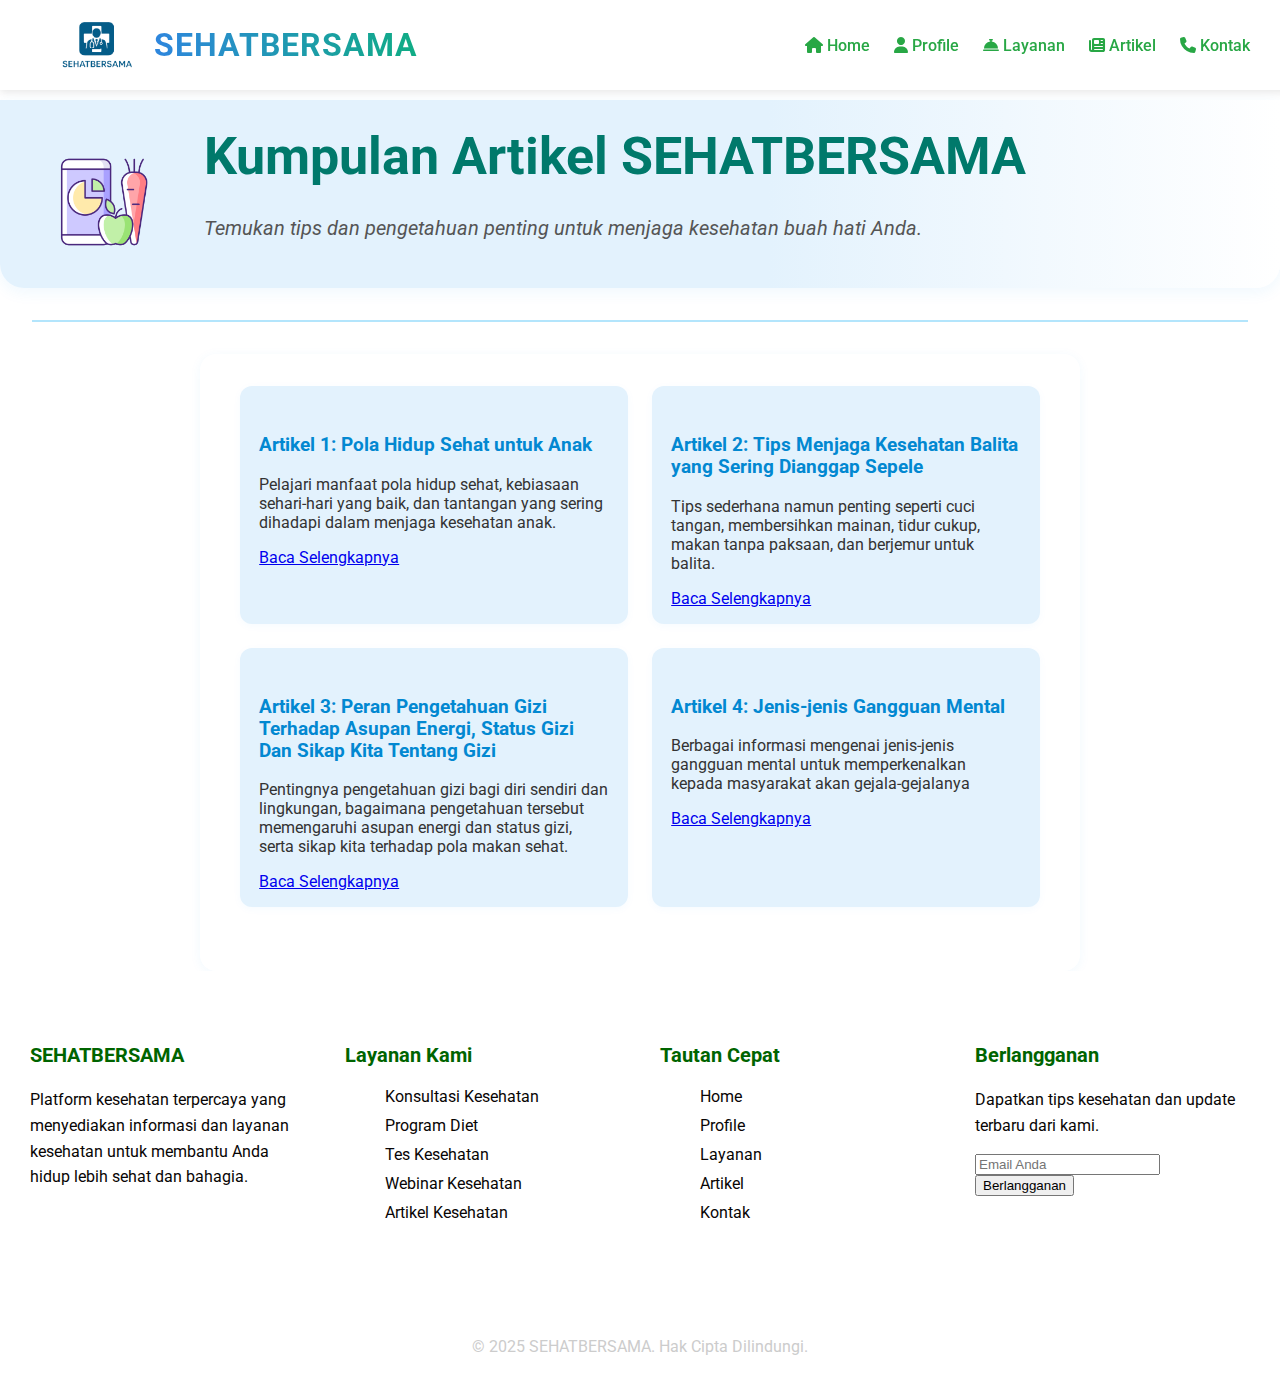
<file: artikel.html>
<!DOCTYPE html>
<html lang="id">
<head>
    <meta charset="UTF-8">
    <meta name="viewport" content="width=device-width, initial-scale=1.0">
    <title>Artikel - SEHATBERSAMA</title>
    <link rel="stylesheet" href="styleartikel.css">
    <link href="https://fonts.googleapis.com/css2?family=Roboto:ital@1&display=swap" rel="stylesheet">
    <link href="https://fonts.googleapis.com/css2?family=Montserrat:wght@600;700&family=Poppins:wght@400;600&display=swap" rel="stylesheet">
    <link rel="stylesheet" href="https://cdnjs.cloudflare.com/ajax/libs/font-awesome/6.4.0/css/all.min.css">
    <link rel="stylesheet" href="https://cdnjs.cloudflare.com/ajax/libs/font-awesome/6.4.0/css/all.min.css">
</head>
<body>
    <header>
    <nav class="navbar">
        <div class="logo">
            <img src="img/logo.png" alt="logo" class="logo-img">
            <span>SEHATBERSAMA</span>
        </div>
        <div class="nav-links">
            <a href="index.html"><i class="fas fa-home"></i> Home</a>
            <a href="profile.html"><i class="fas fa-user"></i> Profile</a>
            <a href="layanan.html"><i class="fas fa-concierge-bell"></i> Layanan</a>
            <a href="artikel.html"><i class="fas fa-newspaper"></i> Artikel</a>
            <a href="kontak.html"><i class="fas fa-phone"></i> Kontak</a>
        </div>
    </nav>
    </header>
    <section class="hero">
        <img src="img/bgart.png" alt="Ilustrasi Kesehatan" class="hero-img">
        <div class="hero-text">
            <h1>Kumpulan Artikel SEHATBERSAMA</h1>
            <p class="subtitle">Temukan tips dan pengetahuan penting untuk menjaga kesehatan buah hati Anda.</p>
        </div>
    </section>
    <hr class="divider">

    <main class="content">
        <div class="card-list">
            <div class="card">
                <h3>Artikel 1: Pola Hidup Sehat untuk Anak</h3>
                <p>Pelajari manfaat pola hidup sehat, kebiasaan sehari-hari yang baik, dan tantangan yang sering dihadapi dalam menjaga kesehatan anak.</p>
                <a href="artikel1.html" class="btn-artikel">Baca Selengkapnya</a>
            </div>
            <div class="card">
                <h3>Artikel 2: Tips Menjaga Kesehatan Balita yang Sering Dianggap Sepele</h3>
                <p>Tips sederhana namun penting seperti cuci tangan, membersihkan mainan, tidur cukup, makan tanpa paksaan, dan berjemur untuk balita.</p>
                <a href="artikel2.html" class="btn-artikel">Baca Selengkapnya</a>
            </div>
            <div class="card">
                <h3>Artikel 3: Peran Pengetahuan Gizi Terhadap Asupan Energi, Status Gizi Dan Sikap Kita Tentang Gizi</h3>
                <p>Pentingnya pengetahuan gizi bagi diri sendiri dan lingkungan, bagaimana pengetahuan tersebut memengaruhi asupan energi dan status gizi, serta sikap kita terhadap pola makan sehat. </p>
                <a href="artikel3.html" class="btn-artikel">Baca Selengkapnya</a>
            </div>
            <div class="card">
                <h3>Artikel 4: Jenis-jenis Gangguan Mental</h3>
                <p>Berbagai informasi mengenai jenis-jenis gangguan mental untuk memperkenalkan kepada masyarakat akan gejala-gejalanya</p>
                <a href="artikel4.html" class="btn-artikel">Baca Selengkapnya</a>
            </div>
        </div>
    </main>
        <!-- Footer -->
    <footer class="footer">
        <div class="container footer-container">
            <div class="footer-col">
                <h3>SEHATBERSAMA</h3>
                <p>Platform kesehatan terpercaya yang menyediakan informasi dan layanan kesehatan untuk membantu Anda hidup lebih sehat dan bahagia.</p>
                <div class="social-links">
                    <a href="#"><i>FB</i></a>
                    <a href="#"><i>IG</i></a>
                    <a href="#"><i>TW</i></a>
                    <a href="#"><i>YT</i></a>
                </div>
            </div>
            
            <div class="footer-col">
                <h3>Layanan Kami</h3>
                <ul>
                    <li><a href="#">Konsultasi Kesehatan</a></li>
                    <li><a href="#">Program Diet</a></li>
                    <li><a href="#">Tes Kesehatan</a></li>
                    <li><a href="#">Webinar Kesehatan</a></li>
                    <li><a href="#">Artikel Kesehatan</a></li>
                </ul>
            </div>
            
            <div class="footer-col">
                <h3>Tautan Cepat</h3>
                <ul>
                    <li><a href="index.html">Home</a></li>
                    <li><a href="profile.html">Profile</a></li>
                    <li><a href="layanan.html">Layanan</a></li>
                    <li><a href="artikel.html">Artikel</a></li>
                    <li><a href="kontak.html">Kontak</a></li>
                </ul>
            </div>
            
            <div class="footer-col">
                <h3>Berlangganan</h3>
                <p>Dapatkan tips kesehatan dan update terbaru dari kami.</p>
                <form action="#" method="post">
                    <div class="form-group">
                        <input type="email" placeholder="Email Anda" required>
                    </div>
                    <button type="submit" class="submit-btn">Berlangganan</button>
                </form>
            </div>
        </div>
        
        <div class="copyright">
            <p>&copy; 2025 SEHATBERSAMA. Hak Cipta Dilindungi.</p>
        </div>
    </footer>
</body>
</html>
</file>
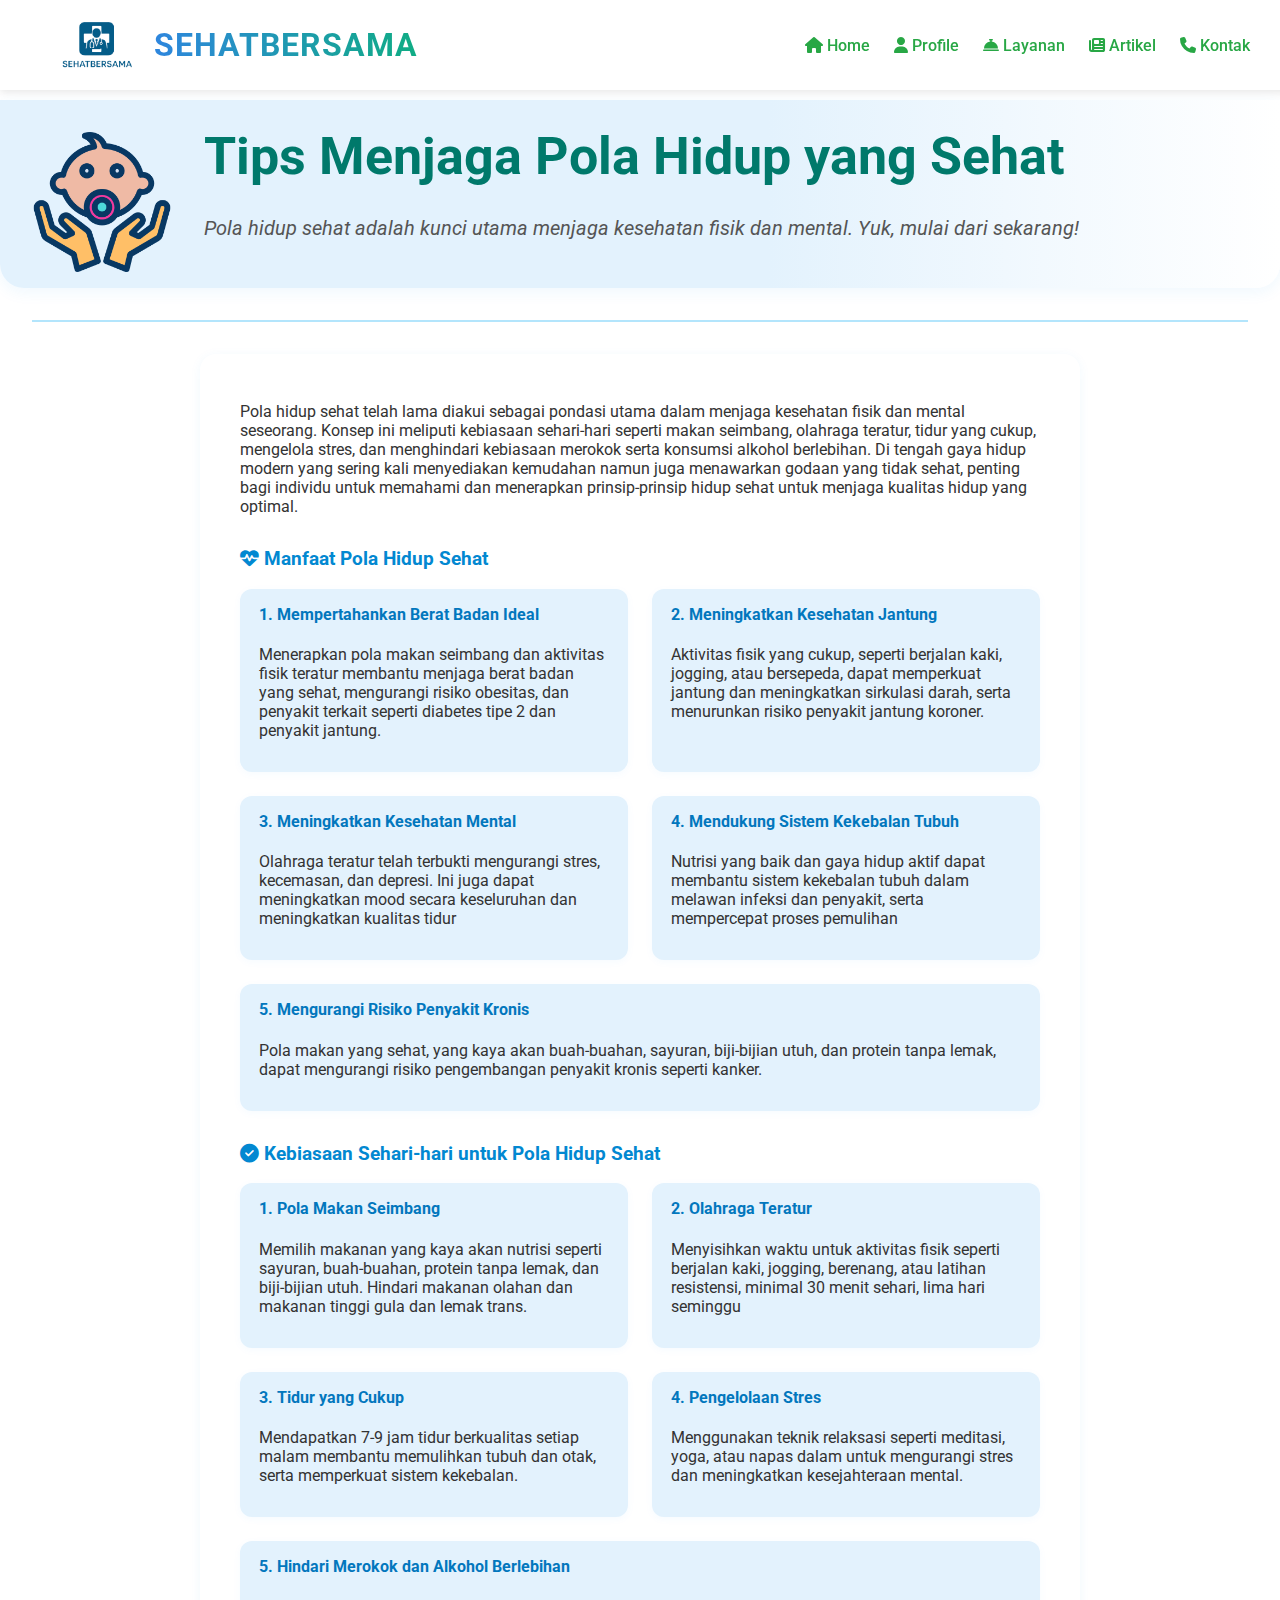
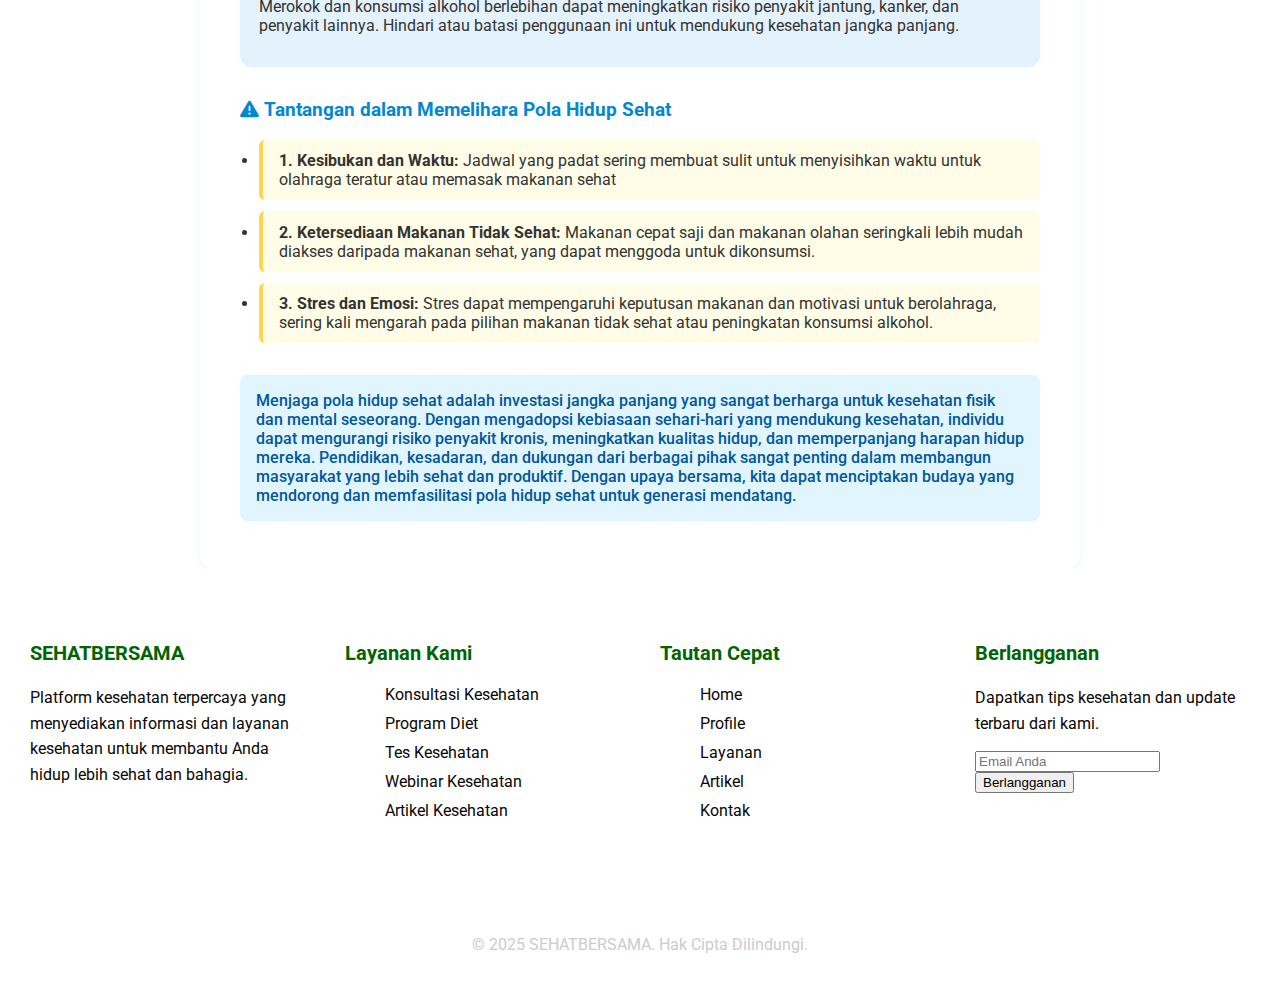
<file: artikel1.html>
<!DOCTYPE html>
<html lang="id">
<head>
    <meta charset="UTF-8">
    <meta name="viewport" content="width=device-width, initial-scale=1.0">
    <title>Artikel - SEHATBERSAMA</title>
    <link rel="stylesheet" href="styleartikel.css">
    <link href="https://fonts.googleapis.com/css2?family=Roboto:ital@1&display=swap" rel="stylesheet">
    <link href="https://fonts.googleapis.com/css2?family=Montserrat:wght@600;700&family=Poppins:wght@400;600&display=swap" rel="stylesheet">
    <link rel="stylesheet" href="https://cdnjs.cloudflare.com/ajax/libs/font-awesome/6.4.0/css/all.min.css">
    <link rel="stylesheet" href="https://cdnjs.cloudflare.com/ajax/libs/font-awesome/6.4.0/css/all.min.css">
</head>
<body>
    <header>
    <nav class="navbar">
        <div class="logo">
            <img src="img/logo.png" alt="logo" class="logo-img">
            <span>SEHATBERSAMA</span>
        </div>
        <div class="nav-links">
            <a href="index.html"><i class="fas fa-home"></i> Home</a>
            <a href="profile.html"><i class="fas fa-user"></i> Profile</a>
            <a href="layanan.html"><i class="fas fa-concierge-bell"></i> Layanan</a>
            <a href="artikel.html"><i class="fas fa-newspaper"></i> Artikel</a>
            <a href="kontak.html"><i class="fas fa-phone"></i> Kontak</a>
        </div>
    </nav>
    </header>

    <section class="hero">
        <img src="img/art1.png" alt="Ilustrasi Kesehatan" class="hero-img">
        <div class="hero-text">
            <h1>Tips Menjaga Pola Hidup yang Sehat</h1>
            <p class="subtitle">Pola hidup sehat adalah kunci utama menjaga kesehatan fisik dan mental. Yuk, mulai dari sekarang!</p>
        </div>
    </section>
    <hr class="divider">

    <main class="content">
        <p class="intro"><span class="highlight">Pola hidup sehat</span> telah lama diakui sebagai pondasi utama dalam menjaga kesehatan fisik dan mental seseorang. Konsep ini meliputi kebiasaan sehari-hari seperti makan seimbang, olahraga teratur, tidur yang cukup, mengelola stres, dan menghindari kebiasaan merokok serta konsumsi alkohol berlebihan. Di tengah gaya hidup modern yang sering kali menyediakan kemudahan namun juga menawarkan godaan yang tidak sehat, penting bagi individu untuk memahami dan menerapkan prinsip-prinsip hidup sehat untuk menjaga kualitas hidup yang optimal.</p>
        
        <h3><i class="fa fa-heartbeat"></i> Manfaat Pola Hidup Sehat</h3>
        <div class="card-list">
            <div class="card">
                <h4>1. Mempertahankan Berat Badan Ideal</h4>
                <p>Menerapkan pola makan seimbang dan aktivitas fisik teratur membantu menjaga berat badan yang sehat, mengurangi risiko obesitas, dan penyakit terkait seperti diabetes tipe 2 dan penyakit jantung.</p>
            </div>
            <div class="card">
                <h4>2. Meningkatkan Kesehatan Jantung</h4>
                <p>Aktivitas fisik yang cukup, seperti berjalan kaki, jogging, atau bersepeda, dapat memperkuat jantung dan meningkatkan sirkulasi darah, serta menurunkan risiko penyakit jantung koroner.</p>
            </div>
            <div class="card">
                <h4>3. Meningkatkan Kesehatan Mental</h4>
                <p>Olahraga teratur telah terbukti mengurangi stres, kecemasan, dan depresi. Ini juga dapat meningkatkan mood secara keseluruhan dan meningkatkan kualitas tidur</p>
            </div>
            <div class="card">
                <h4>4. Mendukung Sistem Kekebalan Tubuh</h4>
                <p>Nutrisi yang baik dan gaya hidup aktif dapat membantu sistem kekebalan tubuh dalam melawan infeksi dan penyakit, serta mempercepat proses pemulihan</p>
            </div>
            <div class="card">
                <h4>5. Mengurangi Risiko Penyakit Kronis</h4>
                <p>Pola makan yang sehat, yang kaya akan buah-buahan, sayuran, biji-bijian utuh, dan protein tanpa lemak, dapat mengurangi risiko pengembangan penyakit kronis seperti kanker.</p>
            </div>
        </div>

        <h3><i class="fa fa-check-circle"></i> Kebiasaan Sehari-hari untuk Pola Hidup Sehat</h3>
        <div class="card-list">
            <div class="card">
                <h4>1. Pola Makan Seimbang</h4>
                <p>Memilih makanan yang kaya akan nutrisi seperti sayuran, buah-buahan, protein tanpa lemak, dan biji-bijian utuh. Hindari makanan olahan dan makanan tinggi gula dan lemak trans.</p>
            </div>
            <div class="card">
                <h4>2. Olahraga Teratur</h4>
                <p>Menyisihkan waktu untuk aktivitas fisik seperti berjalan kaki, jogging, berenang, atau latihan resistensi, minimal 30 menit sehari, lima hari seminggu</p>
            </div>
            <div class="card">
                <h4>3. Tidur yang Cukup</h4>
                <p>Mendapatkan 7-9 jam tidur berkualitas setiap malam membantu memulihkan tubuh dan otak, serta memperkuat sistem kekebalan.</p>
            </div>
            <div class="card">
                <h4>4. Pengelolaan Stres</h4>
                <p>Menggunakan teknik relaksasi seperti meditasi, yoga, atau napas dalam untuk mengurangi stres dan meningkatkan kesejahteraan mental.</p>
            </div>
            <div class="card">
                <h4>5. Hindari Merokok dan Alkohol Berlebihan</h4>
                <p>Merokok dan konsumsi alkohol berlebihan dapat meningkatkan risiko penyakit jantung, kanker, dan penyakit lainnya. Hindari atau batasi penggunaan ini untuk mendukung kesehatan jangka panjang.</p>
            </div>
        </div>

        <h3><i class="fa fa-exclamation-triangle"></i> Tantangan dalam Memelihara Pola Hidup Sehat</h3>
        <ul class="challenge-list">
            <li>
                <strong>1. Kesibukan dan Waktu:</strong> Jadwal yang padat sering membuat sulit untuk menyisihkan waktu untuk olahraga teratur atau memasak makanan sehat
            </li>
            <li>
                <strong>2. Ketersediaan Makanan Tidak Sehat:</strong> Makanan cepat saji dan makanan olahan seringkali lebih mudah diakses daripada makanan sehat, yang dapat menggoda untuk dikonsumsi.
            </li>
            <li>
                <strong>3. Stres dan Emosi:</strong> Stres dapat mempengaruhi keputusan makanan dan motivasi untuk berolahraga, sering kali mengarah pada pilihan makanan tidak sehat atau peningkatan konsumsi alkohol.
            </li>
        </ul>

        <p class="closing">Menjaga pola hidup sehat adalah investasi jangka panjang yang sangat berharga untuk kesehatan fisik dan mental seseorang. Dengan mengadopsi kebiasaan sehari-hari yang mendukung kesehatan, individu dapat mengurangi risiko penyakit kronis, meningkatkan kualitas hidup, dan memperpanjang harapan hidup mereka. Pendidikan, kesadaran, dan dukungan dari berbagai pihak sangat penting dalam membangun masyarakat yang lebih sehat dan produktif. Dengan upaya bersama, kita dapat menciptakan budaya yang mendorong dan memfasilitasi pola hidup sehat untuk generasi mendatang.</p>
    </main>
        <!-- Footer -->
    <footer class="footer">
        <div class="container footer-container">
            <div class="footer-col">
                <h3>SEHATBERSAMA</h3>
                <p>Platform kesehatan terpercaya yang menyediakan informasi dan layanan kesehatan untuk membantu Anda hidup lebih sehat dan bahagia.</p>
                <div class="social-links">
                    <a href="#"><i>FB</i></a>
                    <a href="#"><i>IG</i></a>
                    <a href="#"><i>TW</i></a>
                    <a href="#"><i>YT</i></a>
                </div>
            </div>
            
            <div class="footer-col">
                <h3>Layanan Kami</h3>
                <ul>
                    <li><a href="#">Konsultasi Kesehatan</a></li>
                    <li><a href="#">Program Diet</a></li>
                    <li><a href="#">Tes Kesehatan</a></li>
                    <li><a href="#">Webinar Kesehatan</a></li>
                    <li><a href="#">Artikel Kesehatan</a></li>
                </ul>
            </div>
            
            <div class="footer-col">
                <h3>Tautan Cepat</h3>
                <ul>
                    <li><a href="index.html">Home</a></li>
                    <li><a href="profile.html">Profile</a></li>
                    <li><a href="layanan.html">Layanan</a></li>
                    <li><a href="artikel.html">Artikel</a></li>
                    <li><a href="kontak.html">Kontak</a></li>
                </ul>
            </div>
            
            <div class="footer-col">
                <h3>Berlangganan</h3>
                <p>Dapatkan tips kesehatan dan update terbaru dari kami.</p>
                <form action="#" method="post">
                    <div class="form-group">
                        <input type="email" placeholder="Email Anda" required>
                    </div>
                    <button type="submit" class="submit-btn">Berlangganan</button>
                </form>
            </div>
        </div>
        
        <div class="copyright">
            <p>&copy; 2025 SEHATBERSAMA. Hak Cipta Dilindungi.</p>
        </div>
    </footer>
</body>
</html>
</file>
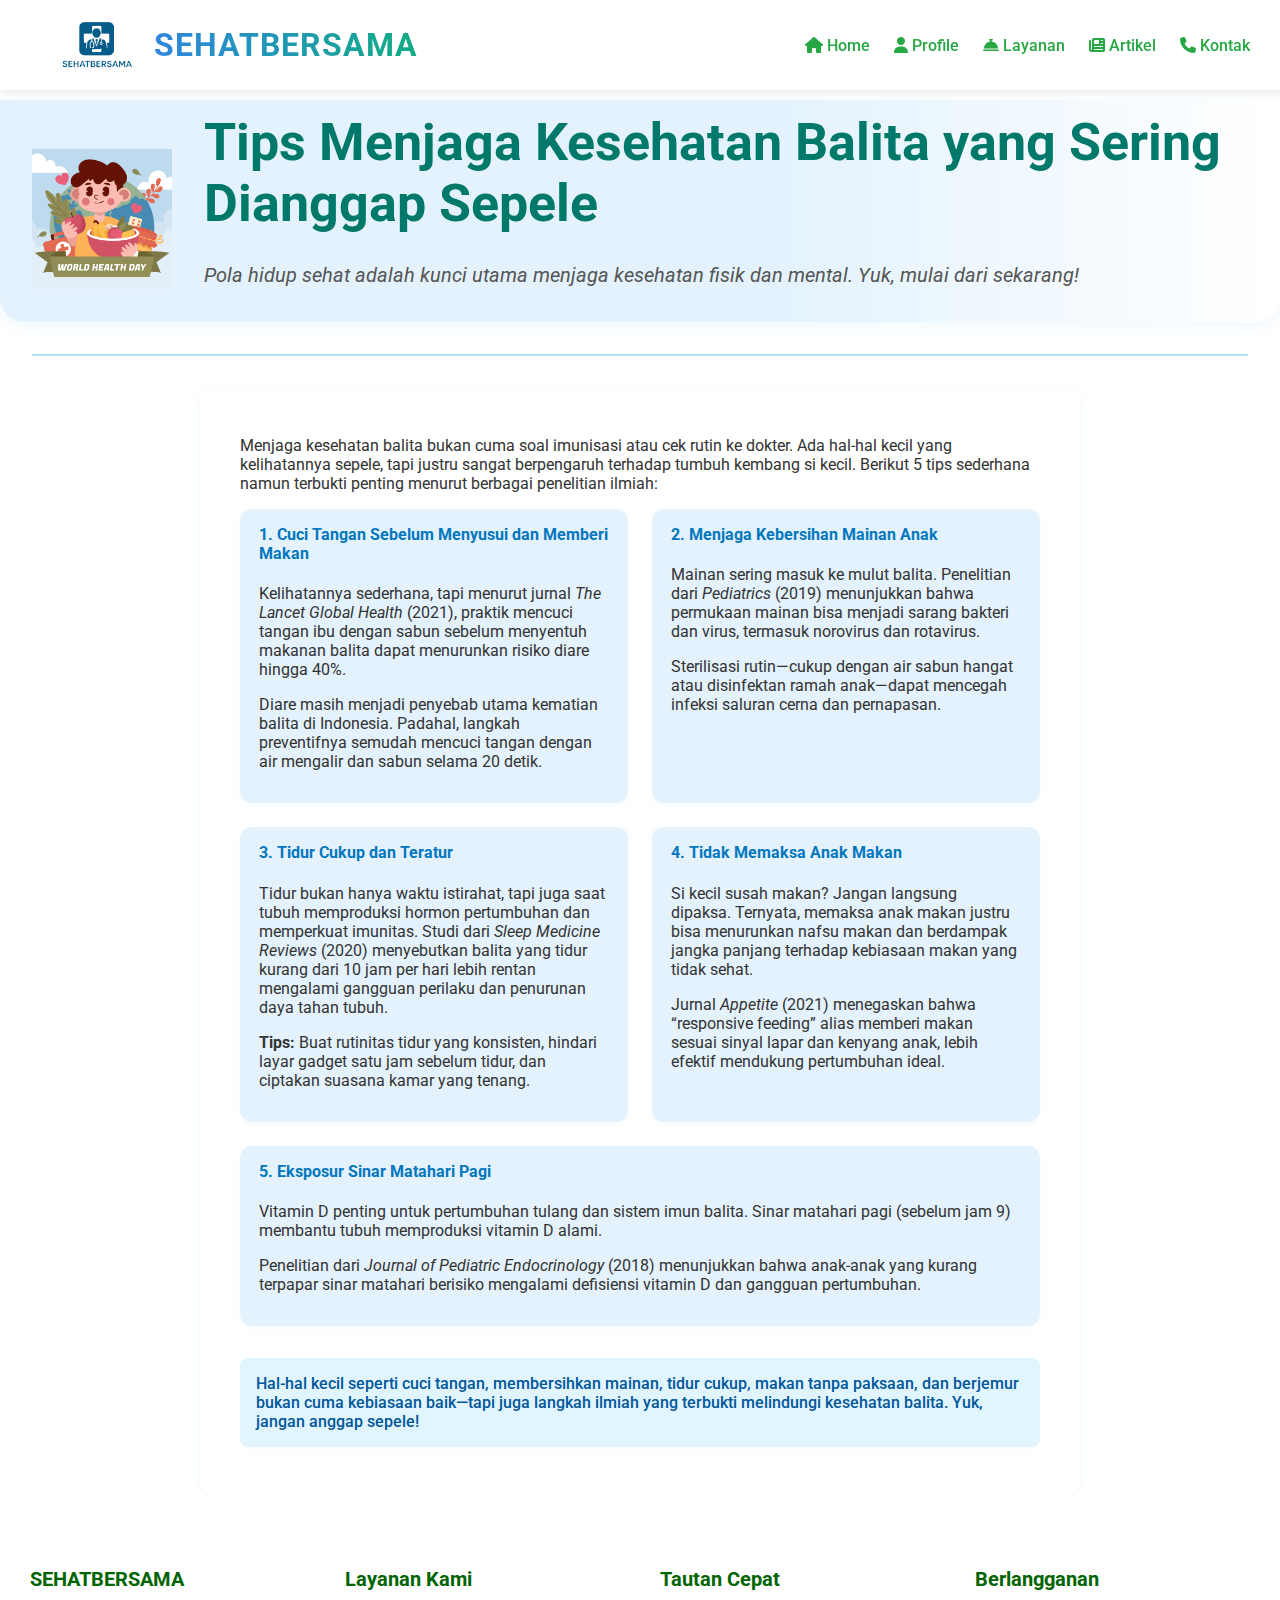
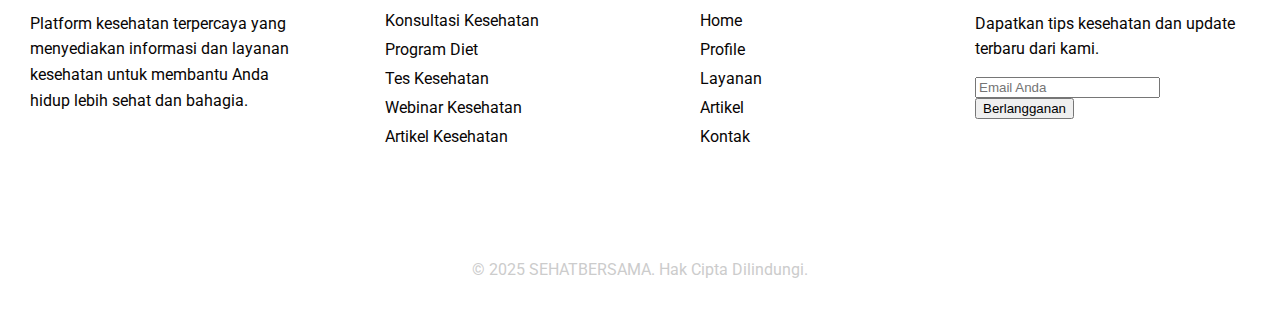
<file: artikel2.html>
<!DOCTYPE html>
<html lang="id">
<head>
    <meta charset="UTF-8">
    <meta name="viewport" content="width=device-width, initial-scale=1.0">
    <title>Artikel - SEHATBERSAMA</title>
    <link rel="stylesheet" href="styleartikel.css">
    <link href="https://fonts.googleapis.com/css2?family=Roboto:ital@1&display=swap" rel="stylesheet">
    <link href="https://fonts.googleapis.com/css2?family=Montserrat:wght@600;700&family=Poppins:wght@400;600&display=swap" rel="stylesheet">
    <link rel="stylesheet" href="https://cdnjs.cloudflare.com/ajax/libs/font-awesome/6.4.0/css/all.min.css">
    <link rel="stylesheet" href="https://cdnjs.cloudflare.com/ajax/libs/font-awesome/6.4.0/css/all.min.css">
</head>
<body>
    <header>
    <nav class="navbar">
        <div class="logo">
            <img src="img/logo.png" alt="logo" class="logo-img">
            <span>SEHATBERSAMA</span>
        </div>
        <div class="nav-links">
            <a href="index.html"><i class="fas fa-home"></i> Home</a>
            <a href="profile.html"><i class="fas fa-user"></i> Profile</a>
            <a href="layanan.html"><i class="fas fa-concierge-bell"></i> Layanan</a>
            <a href="artikel.html"><i class="fas fa-newspaper"></i> Artikel</a>
            <a href="kontak.html"><i class="fas fa-phone"></i> Kontak</a>
        </div>
    </nav>
    </header>
    <section class="hero">
        <img src="img/art2.jpg" alt="Ilustrasi Kesehatan" class="hero-img">
        <div class="hero-text">
            <h1>Tips Menjaga Kesehatan Balita yang Sering Dianggap Sepele</h1>
            <p class="subtitle">Pola hidup sehat adalah kunci utama menjaga kesehatan fisik dan mental. Yuk, mulai dari sekarang!</p>
        </div>
    </section>
    <hr class="divider">

    <main class="content">
        <p>Menjaga kesehatan balita bukan cuma soal imunisasi atau cek rutin ke dokter. Ada hal-hal kecil yang kelihatannya sepele, tapi justru sangat berpengaruh terhadap tumbuh kembang si kecil. Berikut 5 tips sederhana namun terbukti penting menurut berbagai penelitian ilmiah:</p>
        
        <div class="card-list">
            <div class="card">
                <h4>1. Cuci Tangan Sebelum Menyusui dan Memberi Makan</h4>
                <p>Kelihatannya sederhana, tapi menurut jurnal <i>The Lancet Global Health</i> (2021), praktik mencuci tangan ibu dengan sabun sebelum menyentuh makanan balita dapat menurunkan risiko diare hingga 40%.</p>
                <p>Diare masih menjadi penyebab utama kematian balita di Indonesia. Padahal, langkah preventifnya semudah mencuci tangan dengan air mengalir dan sabun selama 20 detik.</p>
            </div>
            <div class="card">
                <h4>2. Menjaga Kebersihan Mainan Anak</h4>
                <p>Mainan sering masuk ke mulut balita. Penelitian dari <i>Pediatrics</i> (2019) menunjukkan bahwa permukaan mainan bisa menjadi sarang bakteri dan virus, termasuk norovirus dan rotavirus.</p>
                <p>Sterilisasi rutin—cukup dengan air sabun hangat atau disinfektan ramah anak—dapat mencegah infeksi saluran cerna dan pernapasan.</p>
            </div>
            <div class="card">
                <h4>3. Tidur Cukup dan Teratur</h4>
                <p>Tidur bukan hanya waktu istirahat, tapi juga saat tubuh memproduksi hormon pertumbuhan dan memperkuat imunitas. Studi dari <i>Sleep Medicine Reviews</i> (2020) menyebutkan balita yang tidur kurang dari 10 jam per hari lebih rentan mengalami gangguan perilaku dan penurunan daya tahan tubuh.</p>
                <p><b>Tips:</b> Buat rutinitas tidur yang konsisten, hindari layar gadget satu jam sebelum tidur, dan ciptakan suasana kamar yang tenang.</p>
            </div>
            <div class="card">
                <h4>4. Tidak Memaksa Anak Makan</h4>
                <p>Si kecil susah makan? Jangan langsung dipaksa. Ternyata, memaksa anak makan justru bisa menurunkan nafsu makan dan berdampak jangka panjang terhadap kebiasaan makan yang tidak sehat.</p>
                <p>Jurnal <i>Appetite</i> (2021) menegaskan bahwa “responsive feeding” alias memberi makan sesuai sinyal lapar dan kenyang anak, lebih efektif mendukung pertumbuhan ideal.</p>
            </div>
            <div class="card">
                <h4>5. Eksposur Sinar Matahari Pagi</h4>
                <p>Vitamin D penting untuk pertumbuhan tulang dan sistem imun balita. Sinar matahari pagi (sebelum jam 9) membantu tubuh memproduksi vitamin D alami.</p>
                <p>Penelitian dari <i>Journal of Pediatric Endocrinology</i> (2018) menunjukkan bahwa anak-anak yang kurang terpapar sinar matahari berisiko mengalami defisiensi vitamin D dan gangguan pertumbuhan.</p>
            </div>
        </div>

        <p class="closing">Hal-hal kecil seperti cuci tangan, membersihkan mainan, tidur cukup, makan tanpa paksaan, dan berjemur bukan cuma kebiasaan baik—tapi juga langkah ilmiah yang terbukti melindungi kesehatan balita. Yuk, jangan anggap sepele!</p>
    </main>
        <!-- Footer -->
    <footer class="footer">
        <div class="container footer-container">
            <div class="footer-col">
                <h3>SEHATBERSAMA</h3>
                <p>Platform kesehatan terpercaya yang menyediakan informasi dan layanan kesehatan untuk membantu Anda hidup lebih sehat dan bahagia.</p>
                <div class="social-links">
                    <a href="#"><i>FB</i></a>
                    <a href="#"><i>IG</i></a>
                    <a href="#"><i>TW</i></a>
                    <a href="#"><i>YT</i></a>
                </div>
            </div>
            
            <div class="footer-col">
                <h3>Layanan Kami</h3>
                <ul>
                    <li><a href="#">Konsultasi Kesehatan</a></li>
                    <li><a href="#">Program Diet</a></li>
                    <li><a href="#">Tes Kesehatan</a></li>
                    <li><a href="#">Webinar Kesehatan</a></li>
                    <li><a href="#">Artikel Kesehatan</a></li>
                </ul>
            </div>
            
            <div class="footer-col">
                <h3>Tautan Cepat</h3>
                <ul>
                    <li><a href="index.html">Home</a></li>
                    <li><a href="profile.html">Profile</a></li>
                    <li><a href="layanan.html">Layanan</a></li>
                    <li><a href="artikel.html">Artikel</a></li>
                    <li><a href="kontak.html">Kontak</a></li>
                </ul>
            </div>
            
            <div class="footer-col">
                <h3>Berlangganan</h3>
                <p>Dapatkan tips kesehatan dan update terbaru dari kami.</p>
                <form action="#" method="post">
                    <div class="form-group">
                        <input type="email" placeholder="Email Anda" required>
                    </div>
                    <button type="submit" class="submit-btn">Berlangganan</button>
                </form>
            </div>
        </div>
        
        <div class="copyright">
            <p>&copy; 2025 SEHATBERSAMA. Hak Cipta Dilindungi.</p>
        </div>
    </footer>
</body>
</html>
</file>
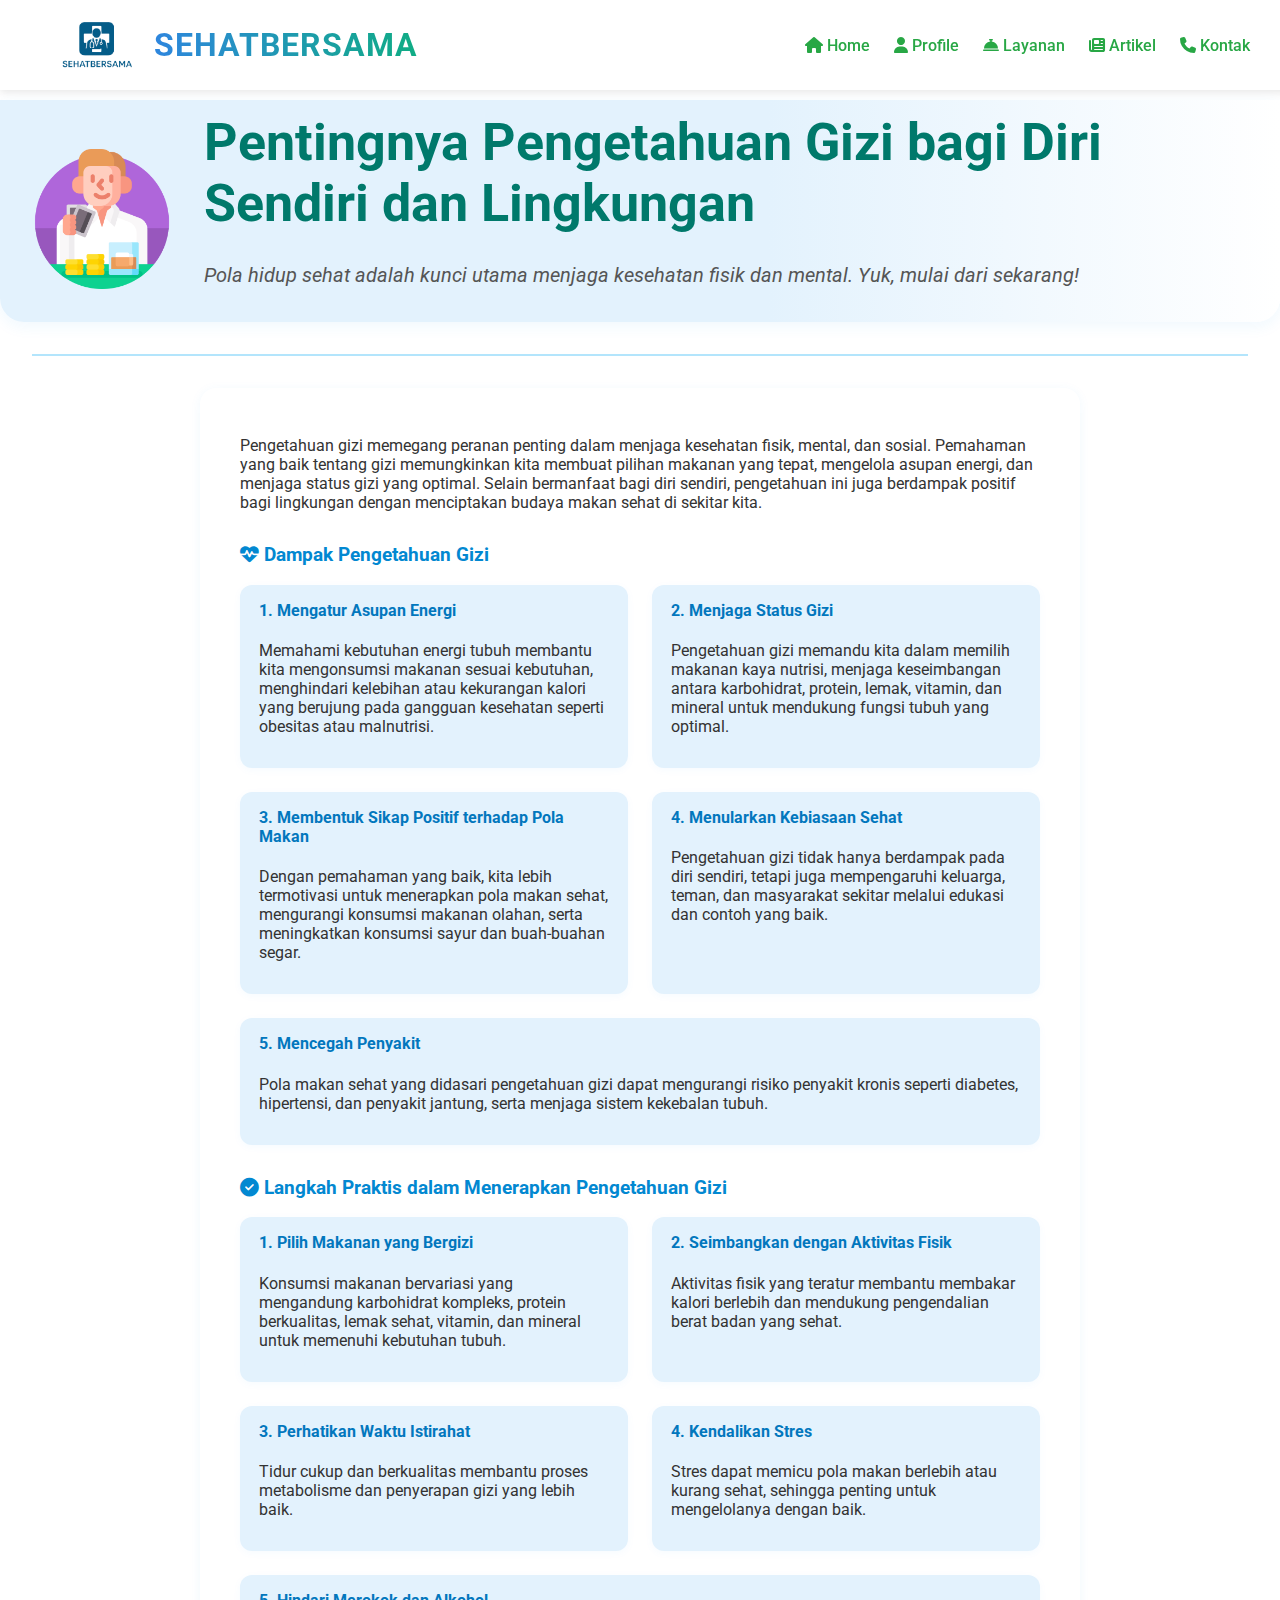
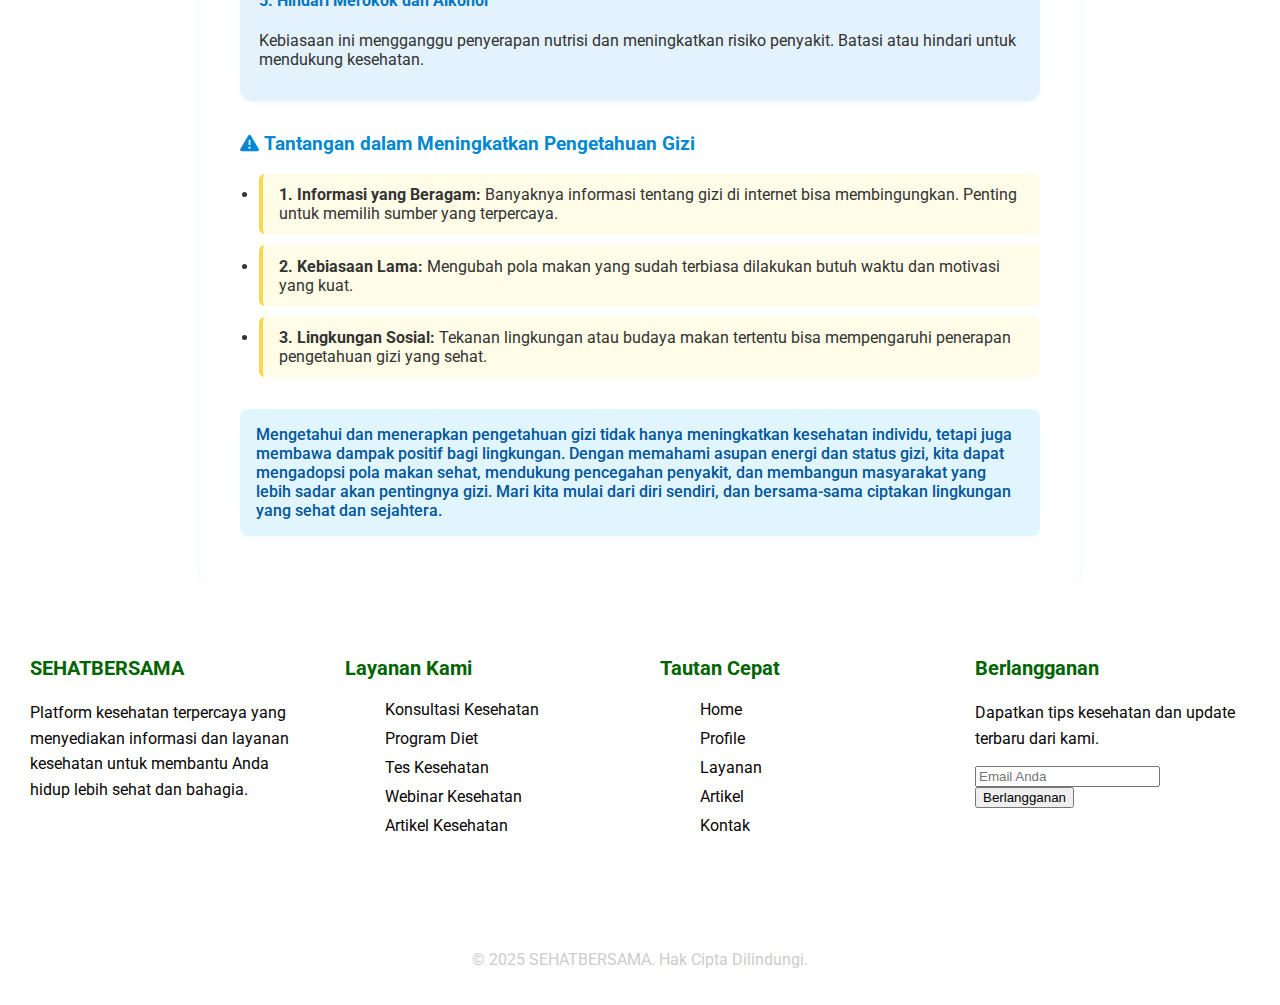
<file: artikel3.html>
<!DOCTYPE html>
<html lang="id">
<head>
    <meta charset="UTF-8">
    <meta name="viewport" content="width=device-width, initial-scale=1.0">
    <title>Artikel - SEHATBERSAMA</title>
    <link rel="stylesheet" href="styleartikel.css">
    <link href="https://fonts.googleapis.com/css2?family=Roboto:ital@1&display=swap" rel="stylesheet">
    <link href="https://fonts.googleapis.com/css2?family=Montserrat:wght@600;700&family=Poppins:wght@400;600&display=swap" rel="stylesheet">
    <link rel="stylesheet" href="https://cdnjs.cloudflare.com/ajax/libs/font-awesome/6.4.0/css/all.min.css">
</head>
<body>
    <header>
    <nav class="navbar">
        <div class="logo">
            <img src="img/logo.png" alt="logo" class="logo-img">
            <span>SEHATBERSAMA</span>
        </div>
        <div class="nav-links">
            <a href="index.html"><i class="fas fa-home"></i> Home</a>
            <a href="profile.html"><i class="fas fa-user"></i> Profile</a>
            <a href="layanan.html"><i class="fas fa-concierge-bell"></i> Layanan</a>
            <a href="artikel.html"><i class="fas fa-newspaper"></i> Artikel</a>
            <a href="kontak.html"><i class="fas fa-phone"></i> Kontak</a>
        </div>
    </nav>
    </header>

    <section class="hero">
        <img src="img/gambler_8610943.png" alt="Ilustrasi Kesehatan" class="hero-img">
        <div class="hero-text">
            <h1>Pentingnya Pengetahuan Gizi bagi Diri Sendiri dan Lingkungan</h1>
            <p class="subtitle">Pola hidup sehat adalah kunci utama menjaga kesehatan fisik dan mental. Yuk, mulai dari sekarang!</p>
        </div>
    </section>
    <hr class="divider">

    <main class="content">
        <p class="intro"><span class="highlight">Pengetahuan gizi</span> memegang peranan penting dalam menjaga kesehatan fisik, mental, dan sosial. Pemahaman yang baik tentang gizi memungkinkan kita membuat pilihan makanan yang tepat, mengelola asupan energi, dan menjaga status gizi yang optimal. Selain bermanfaat bagi diri sendiri, pengetahuan ini juga berdampak positif bagi lingkungan dengan menciptakan budaya makan sehat di sekitar kita.</p>
        
        <h3><i class="fa fa-heartbeat"></i> Dampak Pengetahuan Gizi</h3>
        <div class="card-list">
            <div class="card">
                <h4>1. Mengatur Asupan Energi</h4>
                <p>Memahami kebutuhan energi tubuh membantu kita mengonsumsi makanan sesuai kebutuhan, menghindari kelebihan atau kekurangan kalori yang berujung pada gangguan kesehatan seperti obesitas atau malnutrisi.</p>
            </div>
            <div class="card">
                <h4>2. Menjaga Status Gizi</h4>
                <p>Pengetahuan gizi memandu kita dalam memilih makanan kaya nutrisi, menjaga keseimbangan antara karbohidrat, protein, lemak, vitamin, dan mineral untuk mendukung fungsi tubuh yang optimal.</p>
            </div>
            <div class="card">
                <h4>3. Membentuk Sikap Positif terhadap Pola Makan</h4>
                <p>Dengan pemahaman yang baik, kita lebih termotivasi untuk menerapkan pola makan sehat, mengurangi konsumsi makanan olahan, serta meningkatkan konsumsi sayur dan buah-buahan segar.</p>
            </div>
            <div class="card">
                <h4>4. Menularkan Kebiasaan Sehat</h4>
                <p>Pengetahuan gizi tidak hanya berdampak pada diri sendiri, tetapi juga mempengaruhi keluarga, teman, dan masyarakat sekitar melalui edukasi dan contoh yang baik.</p>
            </div>
            <div class="card">
                <h4>5. Mencegah Penyakit</h4>
                <p>Pola makan sehat yang didasari pengetahuan gizi dapat mengurangi risiko penyakit kronis seperti diabetes, hipertensi, dan penyakit jantung, serta menjaga sistem kekebalan tubuh.</p>
            </div>
        </div>

        <h3><i class="fa fa-check-circle"></i> Langkah Praktis dalam Menerapkan Pengetahuan Gizi</h3>
        <div class="card-list">
            <div class="card">
                <h4>1. Pilih Makanan yang Bergizi</h4>
                <p>Konsumsi makanan bervariasi yang mengandung karbohidrat kompleks, protein berkualitas, lemak sehat, vitamin, dan mineral untuk memenuhi kebutuhan tubuh.</p>
            </div>
            <div class="card">
                <h4>2. Seimbangkan dengan Aktivitas Fisik</h4>
                <p>Aktivitas fisik yang teratur membantu membakar kalori berlebih dan mendukung pengendalian berat badan yang sehat.</p>
            </div>
            <div class="card">
                <h4>3. Perhatikan Waktu Istirahat</h4>
                <p>Tidur cukup dan berkualitas membantu proses metabolisme dan penyerapan gizi yang lebih baik.</p>
            </div>
            <div class="card">
                <h4>4. Kendalikan Stres</h4>
                <p>Stres dapat memicu pola makan berlebih atau kurang sehat, sehingga penting untuk mengelolanya dengan baik.</p>
            </div>
            <div class="card">
                <h4>5. Hindari Merokok dan Alkohol</h4>
                <p>Kebiasaan ini mengganggu penyerapan nutrisi dan meningkatkan risiko penyakit. Batasi atau hindari untuk mendukung kesehatan.</p>
            </div>
        </div>

        <h3><i class="fa fa-exclamation-triangle"></i> Tantangan dalam Meningkatkan Pengetahuan Gizi</h3>
        <ul class="challenge-list">
            <li>
                <strong>1. Informasi yang Beragam:</strong> Banyaknya informasi tentang gizi di internet bisa membingungkan. Penting untuk memilih sumber yang terpercaya.
            </li>
            <li>
                <strong>2. Kebiasaan Lama:</strong> Mengubah pola makan yang sudah terbiasa dilakukan butuh waktu dan motivasi yang kuat.
            </li>
            <li>
                <strong>3. Lingkungan Sosial:</strong> Tekanan lingkungan atau budaya makan tertentu bisa mempengaruhi penerapan pengetahuan gizi yang sehat.
            </li>
        </ul>

        <p class="closing">Mengetahui dan menerapkan pengetahuan gizi tidak hanya meningkatkan kesehatan individu, tetapi juga membawa dampak positif bagi lingkungan. Dengan memahami asupan energi dan status gizi, kita dapat mengadopsi pola makan sehat, mendukung pencegahan penyakit, dan membangun masyarakat yang lebih sadar akan pentingnya gizi. Mari kita mulai dari diri sendiri, dan bersama-sama ciptakan lingkungan yang sehat dan sejahtera.</p>
    </main>
        <!-- Footer -->
    <footer class="footer">
        <div class="container footer-container">
            <div class="footer-col">
                <h3>SEHATBERSAMA</h3>
                <p>Platform kesehatan terpercaya yang menyediakan informasi dan layanan kesehatan untuk membantu Anda hidup lebih sehat dan bahagia.</p>
                <div class="social-links">
                    <a href="#"><i>FB</i></a>
                    <a href="#"><i>IG</i></a>
                    <a href="#"><i>TW</i></a>
                    <a href="#"><i>YT</i></a>
                </div>
            </div>
            
            <div class="footer-col">
                <h3>Layanan Kami</h3>
                <ul>
                    <li><a href="#">Konsultasi Kesehatan</a></li>
                    <li><a href="#">Program Diet</a></li>
                    <li><a href="#">Tes Kesehatan</a></li>
                    <li><a href="#">Webinar Kesehatan</a></li>
                    <li><a href="#">Artikel Kesehatan</a></li>
                </ul>
            </div>
            
            <div class="footer-col">
                <h3>Tautan Cepat</h3>
                <ul>
                    <li><a href="index.html">Home</a></li>
                    <li><a href="profile.html">Profile</a></li>
                    <li><a href="layanan.html">Layanan</a></li>
                    <li><a href="artikel.html">Artikel</a></li>
                    <li><a href="kontak.html">Kontak</a></li>
                </ul>
            </div>
            
            <div class="footer-col">
                <h3>Berlangganan</h3>
                <p>Dapatkan tips kesehatan dan update terbaru dari kami.</p>
                <form action="#" method="post">
                    <div class="form-group">
                        <input type="email" placeholder="Email Anda" required>
                    </div>
                    <button type="submit" class="submit-btn">Berlangganan</button>
                </form>
            </div>
        </div>
        
        <div class="copyright">
            <p>&copy; 2025 SEHATBERSAMA. Hak Cipta Dilindungi.</p>
        </div>
    </footer>
</body>
</html>
</file>
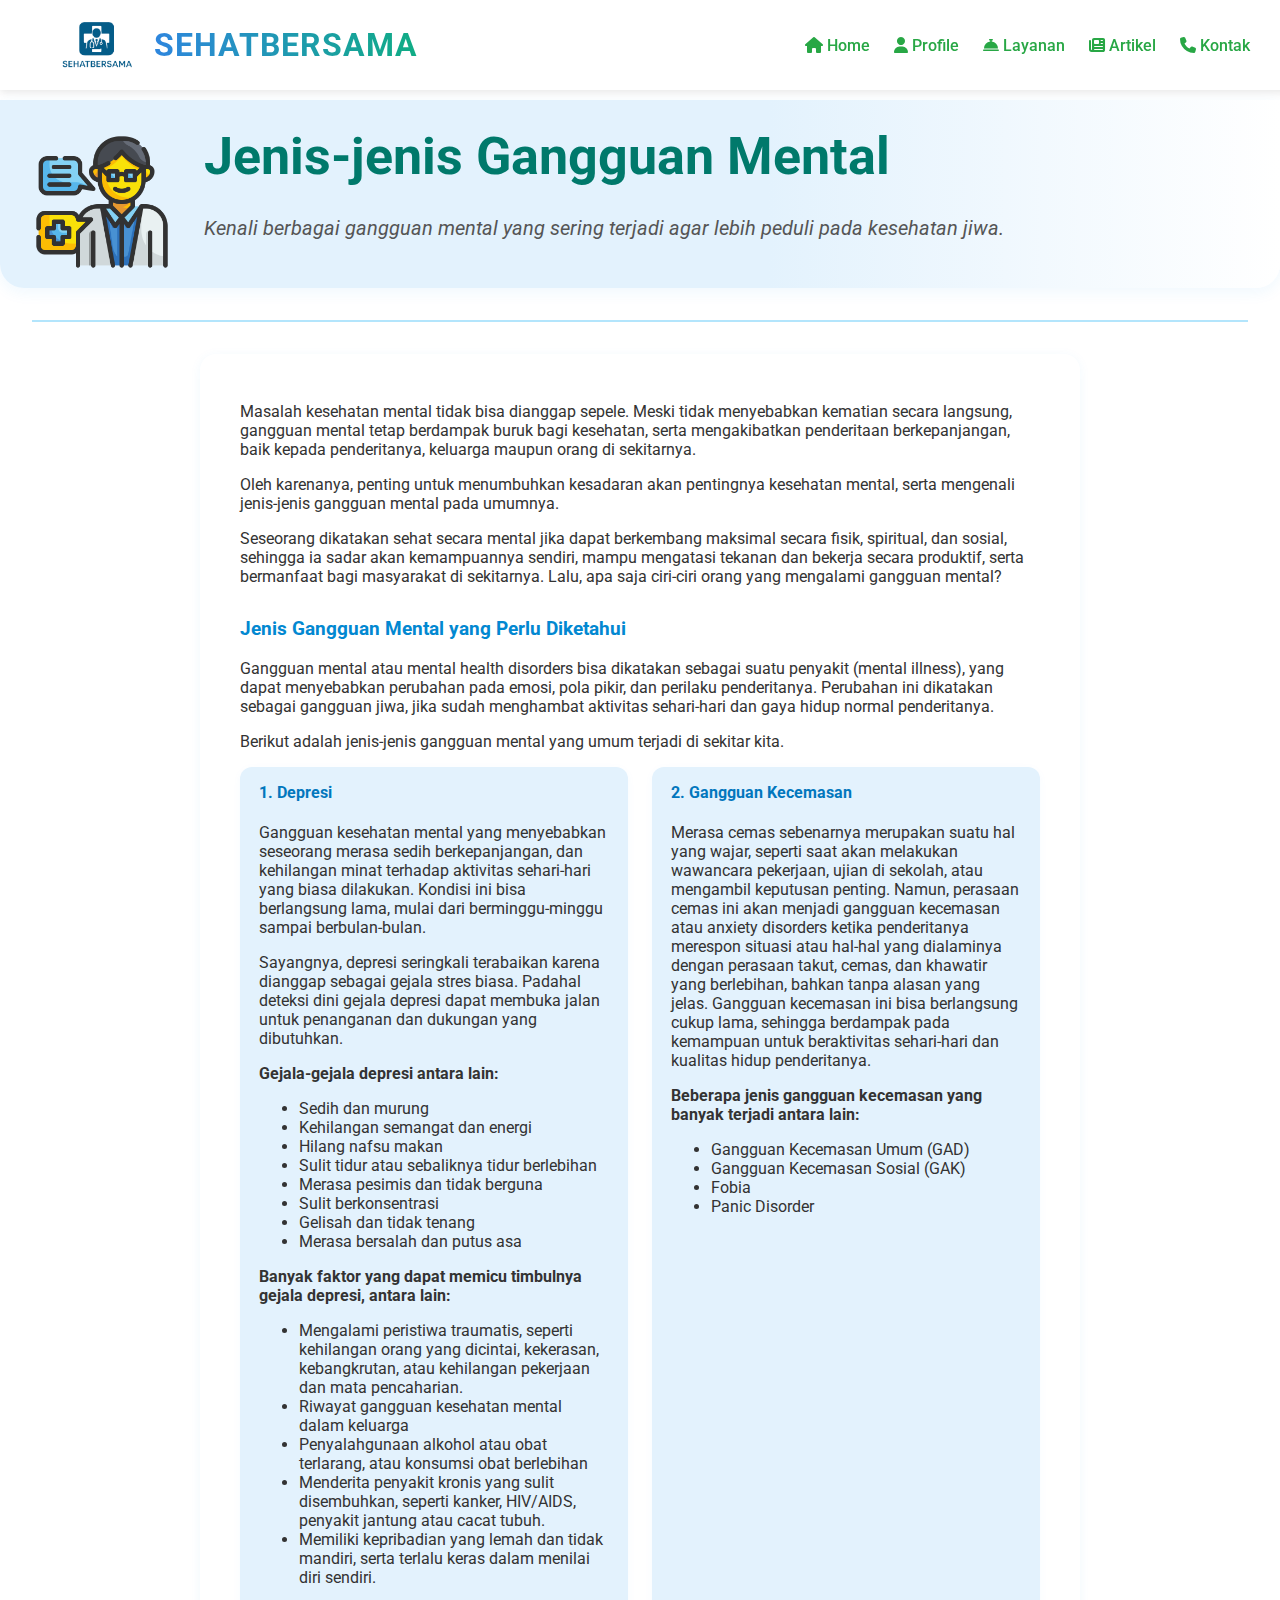
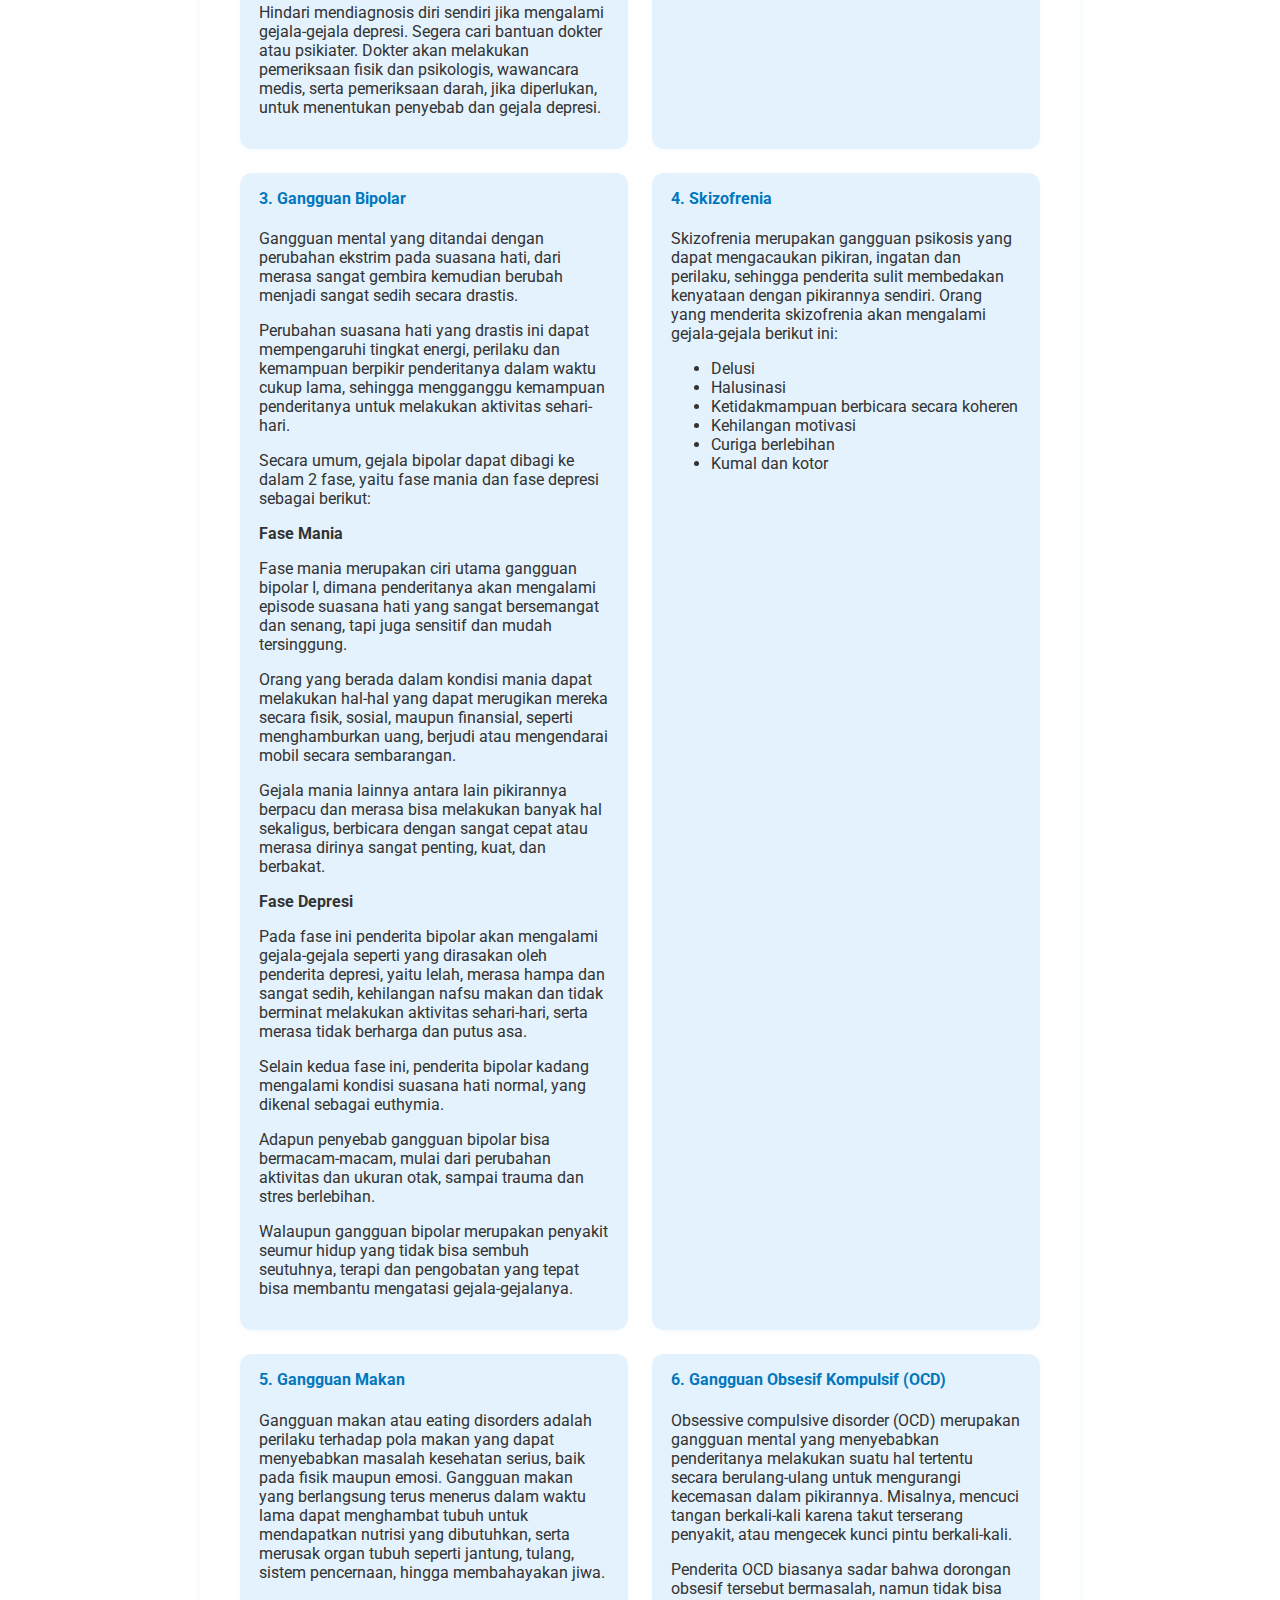
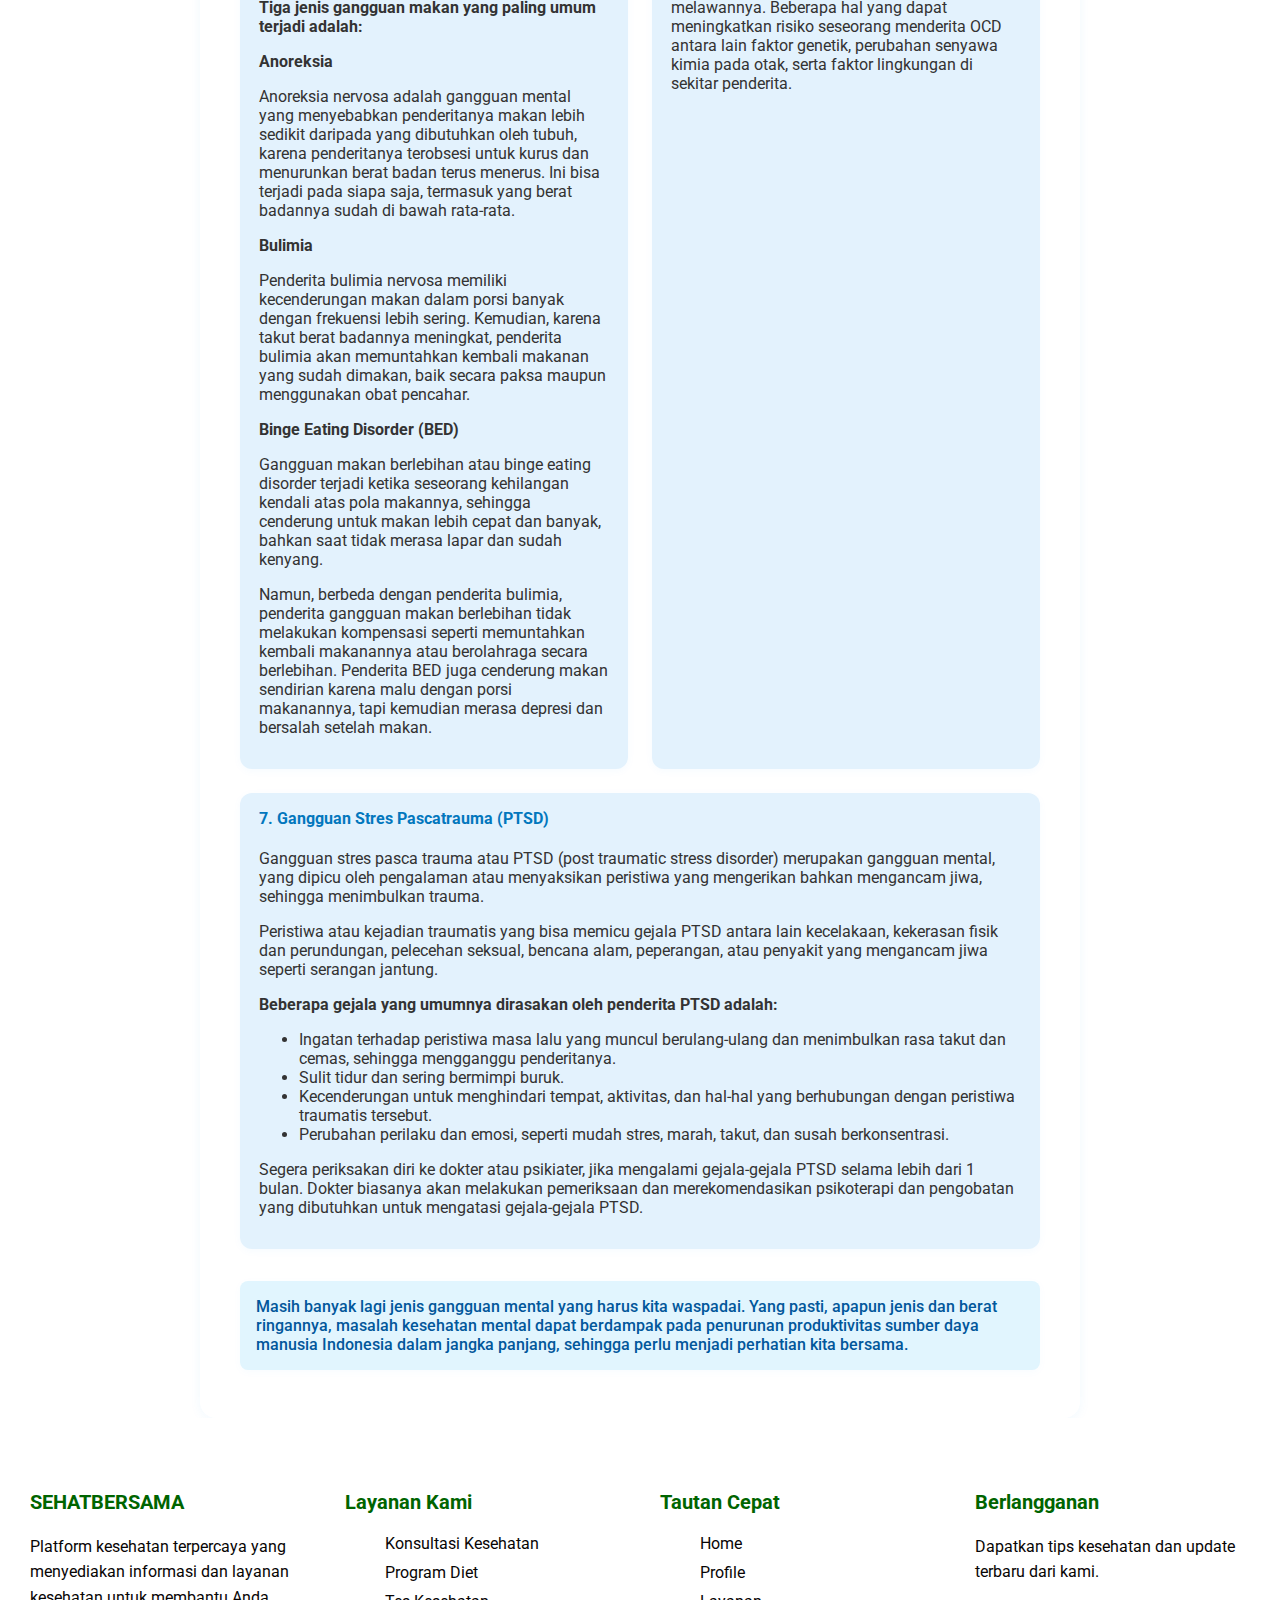
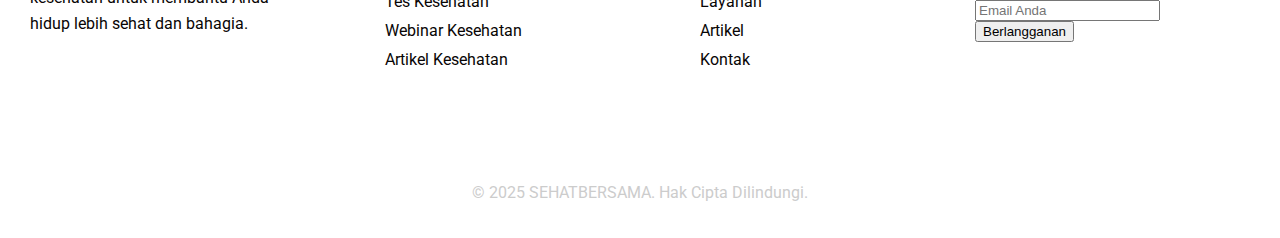
<file: artikel4.html>
<!DOCTYPE html>
<html lang="id">
<head>
    <meta charset="UTF-8">
    <meta name="viewport" content="width=device-width, initial-scale=1.0">
    <title>Artikel - SEHATBERSAMA</title>
    <link rel="stylesheet" href="styleartikel.css">
    <link href="https://fonts.googleapis.com/css2?family=Roboto:ital@1&display=swap" rel="stylesheet">
    <link href="https://fonts.googleapis.com/css2?family=Montserrat:wght@600;700&family=Poppins:wght@400;600&display=swap" rel="stylesheet">
    <link rel="stylesheet" href="https://cdnjs.cloudflare.com/ajax/libs/font-awesome/6.4.0/css/all.min.css">
    <link rel="stylesheet" href="https://cdnjs.cloudflare.com/ajax/libs/font-awesome/6.4.0/css/all.min.css">
</head>
<body>
    <header>
    <nav class="navbar">
        <div class="logo">
            <img src="img/logo.png" alt="logo" class="logo-img">
            <span>SEHATBERSAMA</span>
        </div>
        <div class="nav-links">
            <a href="index.html"><i class="fas fa-home"></i> Home</a>
            <a href="profile.html"><i class="fas fa-user"></i> Profile</a>
            <a href="layanan.html"><i class="fas fa-concierge-bell"></i> Layanan</a>
            <a href="artikel.html"><i class="fas fa-newspaper"></i> Artikel</a>
            <a href="kontak.html"><i class="fas fa-phone"></i> Kontak</a>
        </div>
    </nav>
    </header>
    <section class="hero">
        <img src="img/art4.png" alt="Ilustrasi Kesehatan" class="hero-img">
        <div class="hero-text">
            <h1>Jenis-jenis Gangguan Mental</h1>
            <p class="subtitle">Kenali berbagai gangguan mental yang sering terjadi agar lebih peduli pada kesehatan jiwa.</p>
        </div>
    </section>
    <hr class="divider">

    <main class="content">
        <p>Masalah kesehatan mental tidak bisa dianggap sepele. Meski tidak menyebabkan kematian secara langsung, gangguan mental tetap berdampak buruk bagi kesehatan, serta mengakibatkan penderitaan berkepanjangan, baik kepada penderitanya, keluarga maupun orang di sekitarnya.</p>
        <p>Oleh karenanya, penting untuk menumbuhkan kesadaran akan pentingnya kesehatan mental, serta mengenali jenis-jenis gangguan mental pada umumnya.</p>
        <p>Seseorang dikatakan sehat secara mental jika dapat berkembang maksimal secara fisik, spiritual, dan sosial, sehingga ia sadar akan kemampuannya sendiri, mampu mengatasi tekanan dan bekerja secara produktif, serta bermanfaat bagi masyarakat di sekitarnya. Lalu, apa saja ciri-ciri orang yang mengalami gangguan mental?</p>
        
        <h3>Jenis Gangguan Mental yang Perlu Diketahui</h3>
        <p>Gangguan mental atau mental health disorders bisa dikatakan sebagai suatu penyakit (mental illness), yang dapat menyebabkan perubahan pada emosi, pola pikir, dan perilaku penderitanya. Perubahan ini dikatakan sebagai gangguan jiwa, jika sudah menghambat aktivitas sehari-hari dan gaya hidup normal penderitanya.</p>
        <p>Berikut adalah jenis-jenis gangguan mental yang umum terjadi di sekitar kita.</p>
        
        <div class="card-list">
            <div class="card">
                <h4>1. Depresi</h4>
                <p>Gangguan kesehatan mental yang menyebabkan seseorang merasa sedih berkepanjangan, dan kehilangan minat terhadap aktivitas sehari-hari yang biasa dilakukan. Kondisi ini bisa berlangsung lama, mulai dari berminggu-minggu sampai berbulan-bulan.</p>
                <p>Sayangnya, depresi seringkali terabaikan karena dianggap sebagai gejala stres biasa. Padahal deteksi dini gejala depresi dapat membuka jalan untuk penanganan dan dukungan yang dibutuhkan.</p>
                <p><b>Gejala-gejala depresi antara lain:</b></p>
                <ul>
                    <li>Sedih dan murung</li>
                    <li>Kehilangan semangat dan energi</li>
                    <li>Hilang nafsu makan</li>
                    <li>Sulit tidur atau sebaliknya tidur berlebihan</li>
                    <li>Merasa pesimis dan tidak berguna</li>
                    <li>Sulit berkonsentrasi</li>
                    <li>Gelisah dan tidak tenang</li>
                    <li>Merasa bersalah dan putus asa</li>
                </ul>
                <p><b>Banyak faktor yang dapat memicu timbulnya gejala depresi, antara lain:</b></p>
                <ul>
                    <li>Mengalami peristiwa traumatis, seperti kehilangan orang yang dicintai, kekerasan, kebangkrutan, atau kehilangan pekerjaan dan mata pencaharian.</li>
                    <li>Riwayat gangguan kesehatan mental dalam keluarga</li>
                    <li>Penyalahgunaan alkohol atau obat terlarang, atau konsumsi obat berlebihan</li>
                    <li>Menderita penyakit kronis yang sulit disembuhkan, seperti kanker, HIV/AIDS, penyakit jantung atau cacat tubuh.</li>
                    <li>Memiliki kepribadian yang lemah dan tidak mandiri, serta terlalu keras dalam menilai diri sendiri.</li>
                </ul>
                <p>Hindari mendiagnosis diri sendiri jika mengalami gejala-gejala depresi. Segera cari bantuan dokter atau psikiater. Dokter akan melakukan pemeriksaan fisik dan psikologis, wawancara medis, serta pemeriksaan darah, jika diperlukan, untuk menentukan penyebab dan gejala depresi.</p>
            </div>
            <div class="card">
                <h4>2. Gangguan Kecemasan</h4>
                <p>Merasa cemas sebenarnya merupakan suatu hal yang wajar, seperti saat akan melakukan wawancara pekerjaan, ujian di sekolah, atau mengambil keputusan penting. Namun, perasaan cemas ini akan menjadi gangguan kecemasan atau anxiety disorders ketika penderitanya merespon situasi atau hal-hal yang dialaminya dengan perasaan takut, cemas, dan khawatir yang berlebihan, bahkan tanpa alasan yang jelas. Gangguan kecemasan ini bisa berlangsung cukup lama, sehingga berdampak pada kemampuan untuk beraktivitas sehari-hari dan kualitas hidup penderitanya.</p>
                <p><b>Beberapa jenis gangguan kecemasan yang banyak terjadi antara lain:</b></p>
                <ul>
                    <li>Gangguan Kecemasan Umum (GAD)</li>
                    <li>Gangguan Kecemasan Sosial (GAK)</li>
                    <li>Fobia</li>
                    <li>Panic Disorder</li>
                </ul>
            </div>
            <div class="card">
                <h4>3. Gangguan Bipolar</h4>
                <p>Gangguan mental yang ditandai dengan perubahan ekstrim pada suasana hati, dari merasa sangat gembira kemudian berubah menjadi sangat sedih secara drastis.</p>
                <p>Perubahan suasana hati yang drastis ini dapat mempengaruhi tingkat energi, perilaku dan kemampuan berpikir penderitanya dalam waktu cukup lama, sehingga mengganggu kemampuan penderitanya untuk melakukan aktivitas sehari-hari.</p>
                <p>Secara umum, gejala bipolar dapat dibagi ke dalam 2 fase, yaitu fase mania dan fase depresi sebagai berikut:</p>
                <b>Fase Mania</b>
                <p>Fase mania merupakan ciri utama gangguan bipolar I, dimana penderitanya akan mengalami episode suasana hati yang sangat bersemangat dan senang, tapi juga sensitif dan mudah tersinggung.</p>
                <p>Orang yang berada dalam kondisi mania dapat melakukan hal-hal yang dapat merugikan mereka secara fisik, sosial, maupun finansial, seperti menghamburkan uang, berjudi atau mengendarai mobil secara sembarangan.</p>
                <p>Gejala mania lainnya antara lain pikirannya berpacu dan merasa bisa melakukan banyak hal sekaligus, berbicara dengan sangat cepat atau merasa dirinya sangat penting, kuat, dan berbakat.</p>
                <b>Fase Depresi</b>
                <p>Pada fase ini penderita bipolar akan mengalami gejala-gejala seperti yang dirasakan oleh penderita depresi, yaitu lelah, merasa hampa dan sangat sedih, kehilangan nafsu makan dan tidak berminat melakukan aktivitas sehari-hari, serta merasa tidak berharga dan putus asa.</p>
                <p>Selain kedua fase ini, penderita bipolar kadang mengalami kondisi suasana hati normal, yang dikenal sebagai euthymia.</p>
                <p>Adapun penyebab gangguan bipolar bisa bermacam-macam, mulai dari perubahan aktivitas dan ukuran otak, sampai trauma dan stres berlebihan.</p>
                <p>Walaupun gangguan bipolar merupakan penyakit seumur hidup yang tidak bisa sembuh seutuhnya, terapi dan pengobatan yang tepat bisa membantu mengatasi gejala-gejalanya.</p>
            </div>
            <div class="card">
                <h4>4. Skizofrenia</h4>
                <p>Skizofrenia merupakan gangguan psikosis yang dapat mengacaukan pikiran, ingatan dan perilaku, sehingga penderita sulit membedakan kenyataan dengan pikirannya sendiri. Orang yang menderita skizofrenia akan mengalami gejala-gejala berikut ini:</p>
                <ul>
                    <li>Delusi</li>
                    <li>Halusinasi</li>
                    <li>Ketidakmampuan berbicara secara koheren</li>
                    <li>Kehilangan motivasi</li>
                    <li>Curiga berlebihan</li>
                    <li>Kumal dan kotor</li>
                </ul>
            </div>
            <div class="card">
                <h4>5. Gangguan Makan</h4>
                <p>Gangguan makan atau eating disorders adalah perilaku terhadap pola makan yang dapat menyebabkan masalah kesehatan serius, baik pada fisik maupun emosi. Gangguan makan yang berlangsung terus menerus dalam waktu lama dapat menghambat tubuh untuk mendapatkan nutrisi yang dibutuhkan, serta merusak organ tubuh seperti jantung, tulang, sistem pencernaan, hingga membahayakan jiwa.</p>
                <p><b>Tiga jenis gangguan makan yang paling umum terjadi adalah:</b></p>
                <b>Anoreksia</b>
                <p>Anoreksia nervosa adalah gangguan mental yang menyebabkan penderitanya makan lebih sedikit daripada yang dibutuhkan oleh tubuh, karena penderitanya terobsesi untuk kurus dan menurunkan berat badan terus menerus. Ini bisa terjadi pada siapa saja, termasuk yang berat badannya sudah di bawah rata-rata.</p>
                <b>Bulimia</b>
                <p>Penderita bulimia nervosa memiliki kecenderungan makan dalam porsi banyak dengan frekuensi lebih sering. Kemudian, karena takut berat badannya meningkat, penderita bulimia akan memuntahkan kembali makanan yang sudah dimakan, baik secara paksa maupun menggunakan obat pencahar.</p>
                <b>Binge Eating Disorder (BED)</b>
                <p>Gangguan makan berlebihan atau binge eating disorder terjadi ketika seseorang kehilangan kendali atas pola makannya, sehingga cenderung untuk makan lebih cepat dan banyak, bahkan saat tidak merasa lapar dan sudah kenyang.</p>
                <p>Namun, berbeda dengan penderita bulimia, penderita gangguan makan berlebihan tidak melakukan kompensasi seperti memuntahkan kembali makanannya atau berolahraga secara berlebihan. Penderita BED juga cenderung makan sendirian karena malu dengan porsi makanannya, tapi kemudian merasa depresi dan bersalah setelah makan.</p>
            </div>
            <div class="card">
                <h4>6. Gangguan Obsesif Kompulsif (OCD)</h4>
                <p>Obsessive compulsive disorder (OCD) merupakan gangguan mental yang menyebabkan penderitanya melakukan suatu hal tertentu secara berulang-ulang untuk mengurangi kecemasan dalam pikirannya. Misalnya, mencuci tangan berkali-kali karena takut terserang penyakit, atau mengecek kunci pintu berkali-kali.</p>
                <p>Penderita OCD biasanya sadar bahwa dorongan obsesif tersebut bermasalah, namun tidak bisa melawannya. Beberapa hal yang dapat meningkatkan risiko seseorang menderita OCD antara lain faktor genetik, perubahan senyawa kimia pada otak, serta faktor lingkungan di sekitar penderita.</p>
            </div>
            <div class="card">
                <h4>7. Gangguan Stres Pascatrauma (PTSD)</h4>
                <p>Gangguan stres pasca trauma atau PTSD (post traumatic stress disorder) merupakan gangguan mental, yang dipicu oleh pengalaman atau menyaksikan peristiwa yang mengerikan bahkan mengancam jiwa, sehingga menimbulkan trauma.</p>
                <p>Peristiwa atau kejadian traumatis yang bisa memicu gejala PTSD antara lain kecelakaan, kekerasan fisik dan perundungan, pelecehan seksual, bencana alam, peperangan, atau penyakit yang mengancam jiwa seperti serangan jantung.</p>
                <p><b>Beberapa gejala yang umumnya dirasakan oleh penderita PTSD adalah:</b></p>
                <ul>
                    <li>Ingatan terhadap peristiwa masa lalu yang muncul berulang-ulang dan menimbulkan rasa takut dan cemas, sehingga mengganggu penderitanya.</li>
                    <li>Sulit tidur dan sering bermimpi buruk.</li>
                    <li>Kecenderungan untuk menghindari tempat, aktivitas, dan hal-hal yang berhubungan dengan peristiwa traumatis tersebut.</li>
                    <li>Perubahan perilaku dan emosi, seperti mudah stres, marah, takut, dan susah berkonsentrasi.</li>
                </ul>
                <p>Segera periksakan diri ke dokter atau psikiater, jika mengalami gejala-gejala PTSD selama lebih dari 1 bulan. Dokter biasanya akan melakukan pemeriksaan dan merekomendasikan psikoterapi dan pengobatan yang dibutuhkan untuk mengatasi gejala-gejala PTSD.</p>
            </div>
        </div>
        <p class="closing">Masih banyak lagi jenis gangguan mental yang harus kita waspadai. Yang pasti, apapun jenis dan berat ringannya, masalah kesehatan mental dapat berdampak pada penurunan produktivitas sumber daya manusia Indonesia dalam jangka panjang, sehingga perlu menjadi perhatian kita bersama.</p>
    </main>
        <!-- Footer -->
    <footer class="footer">
        <div class="container footer-container">
            <div class="footer-col">
                <h3>SEHATBERSAMA</h3>
                <p>Platform kesehatan terpercaya yang menyediakan informasi dan layanan kesehatan untuk membantu Anda hidup lebih sehat dan bahagia.</p>
                <div class="social-links">
                    <a href="#"><i>FB</i></a>
                    <a href="#"><i>IG</i></a>
                    <a href="#"><i>TW</i></a>
                    <a href="#"><i>YT</i></a>
                </div>
            </div>
            
            <div class="footer-col">
                <h3>Layanan Kami</h3>
                <ul>
                    <li><a href="#">Konsultasi Kesehatan</a></li>
                    <li><a href="#">Program Diet</a></li>
                    <li><a href="#">Tes Kesehatan</a></li>
                    <li><a href="#">Webinar Kesehatan</a></li>
                    <li><a href="#">Artikel Kesehatan</a></li>
                </ul>
            </div>
            
            <div class="footer-col">
                <h3>Tautan Cepat</h3>
                <ul>
                    <li><a href="index.html">Home</a></li>
                    <li><a href="profile.html">Profile</a></li>
                    <li><a href="layanan.html">Layanan</a></li>
                    <li><a href="artikel.html">Artikel</a></li>
                    <li><a href="kontak.html">Kontak</a></li>
                </ul>
            </div>
            
            <div class="footer-col">
                <h3>Berlangganan</h3>
                <p>Dapatkan tips kesehatan dan update terbaru dari kami.</p>
                <form action="#" method="post">
                    <div class="form-group">
                        <input type="email" placeholder="Email Anda" required>
                    </div>
                    <button type="submit" class="submit-btn">Berlangganan</button>
                </form>
            </div>
        </div>
        
        <div class="copyright">
            <p>&copy; 2025 SEHATBERSAMA. Hak Cipta Dilindungi.</p>
        </div>
    </footer>
</body>
</html>
</file>
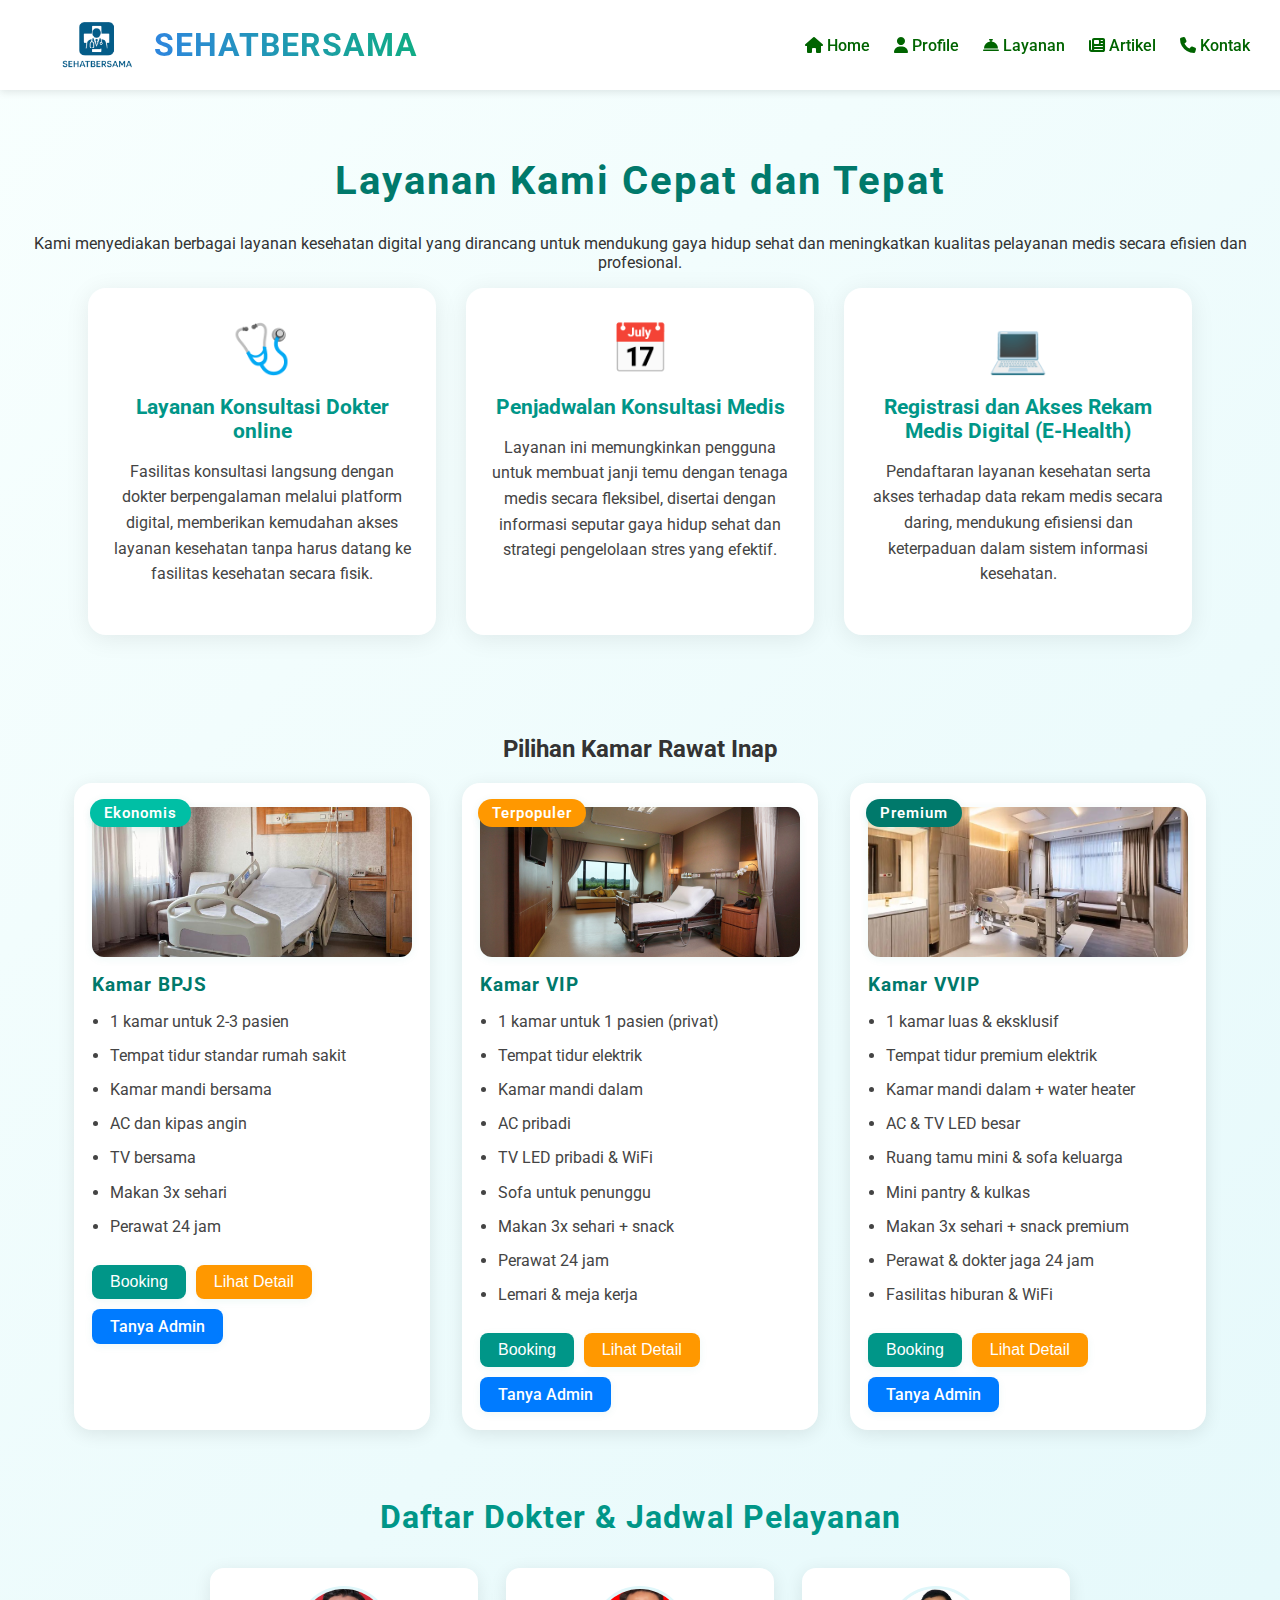
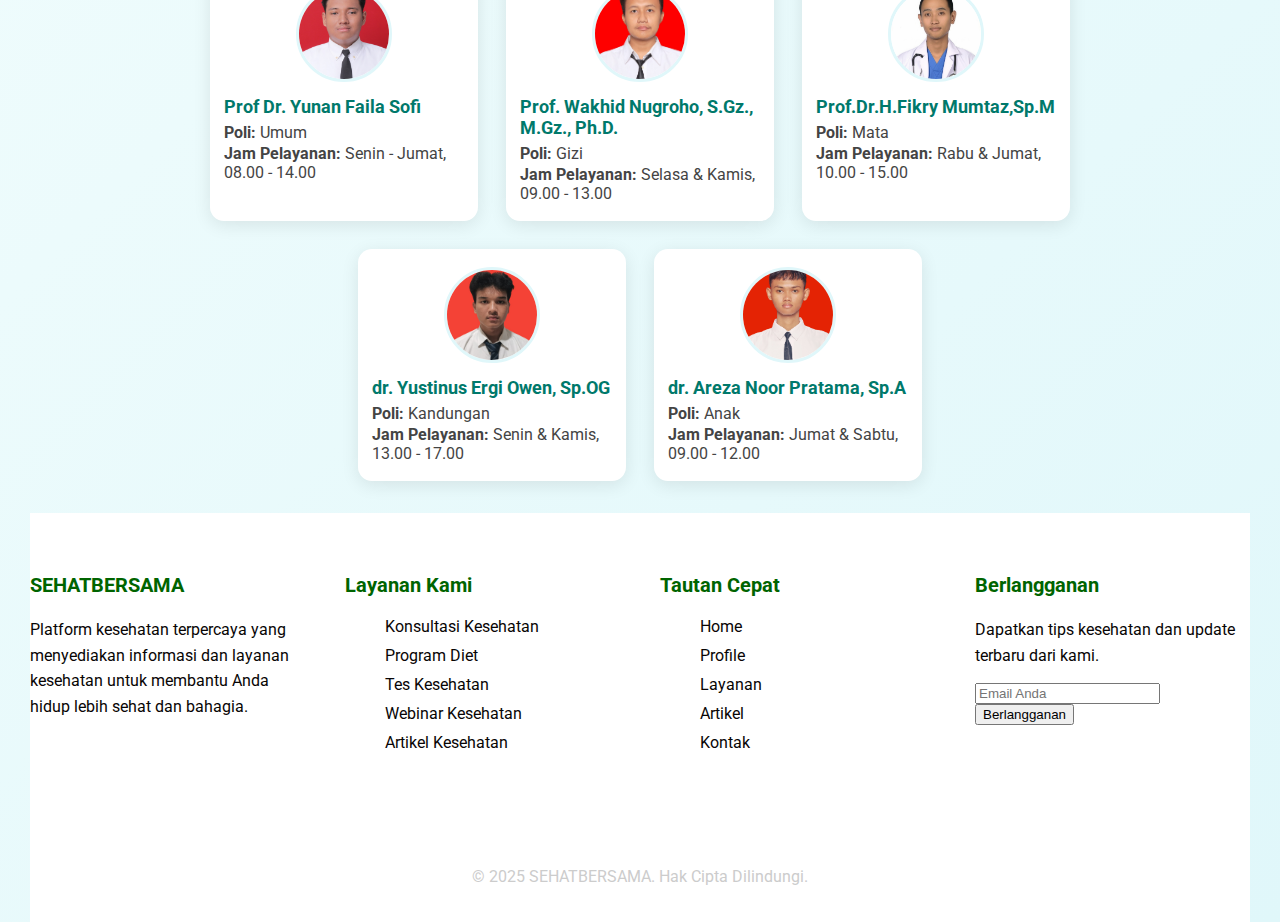
<file: layanan.html>
<!DOCTYPE html>
<html lang="en">
<head>
    <meta charset="UTF-8">
    <meta name="viewport" content="width=device-width, initial-scale=1.0">
    <title>SEHATBERSAMA</title>
    <link rel="icon" href="img/logo.png" type="image/png">
    <link rel="stylesheet" href="stylelayanan.css">
    <link href="https://fonts.googleapis.com/css2?family=Roboto:ital@1&display=swap" rel="stylesheet">
    <link href="https://fonts.googleapis.com/css2?family=Montserrat:wght@600;700&family=Poppins:wght@400;600&display=swap" rel="stylesheet">
    <link rel="stylesheet" href="https://cdnjs.cloudflare.com/ajax/libs/font-awesome/6.4.0/css/all.min.css">
</head>
<body>
    <header>
        <nav class="navbar">
            <div class="logo">
                <img src="img/logo.png" alt="logo" class="logo-img">
                <span>SEHATBERSAMA</span>
            </div>
            <div class="nav-links">
                <a href="index.html"><i class="fas fa-home"></i> Home</a>
                <a href="profile.html"><i class="fas fa-user"></i> Profile</a>
                <a href="layanan.html"><i class="fas fa-concierge-bell"></i> Layanan</a>
                <a href="artikel.html"><i class="fas fa-newspaper"></i> Artikel</a>
                <a href="kontak.html"><i class="fas fa-phone"></i> Kontak</a>
            </div>
        </nav>
    </header>
    <main>
        <section class="layanan">
            <h1>Layanan Kami Cepat dan Tepat </h1>
            <p class="layanan-desc">
                Kami menyediakan berbagai layanan kesehatan digital yang dirancang untuk mendukung gaya hidup sehat dan meningkatkan kualitas pelayanan medis secara efisien dan profesional.
            </p>
            <div class="layanan-list">
                <a class="layanan-item layanan-link" href="https://wa.me/6285878889004" target="_blank" rel="noopener">
                    <div class="layanan-icon">🩺</div>
                    <h2>Layanan Konsultasi Dokter online</h2>
                    <p>
                        Fasilitas konsultasi langsung dengan dokter berpengalaman melalui platform digital, memberikan kemudahan akses layanan kesehatan tanpa harus datang ke fasilitas kesehatan secara fisik.
                    </p>
                </a>
                <div class="layanan-item" id="jadwalBtn">
                    <div class="layanan-icon">📅</div>
                    <h2>Penjadwalan Konsultasi Medis</h2>
                    <p>
                        Layanan ini memungkinkan pengguna untuk membuat janji temu dengan tenaga medis secara fleksibel, disertai dengan informasi seputar gaya hidup sehat dan strategi pengelolaan stres yang efektif.
                    </p>
                </div>
                <div class="layanan-item" id="registrasiBtn">
                    <div class="layanan-icon">💻</div>
                    <h2>Registrasi dan Akses Rekam Medis Digital (E-Health)</h2>
                    <p>
                        Pendaftaran layanan kesehatan serta akses terhadap data rekam medis secara daring, mendukung efisiensi dan keterpaduan dalam sistem informasi kesehatan.
                    </p>
                </div>
            </div>
        </section>
        <!-- Opsi Kamar -->
        <section class="opsi-kamar">
            <h2>Pilihan Kamar Rawat Inap</h2>
            <div class="kamar-list">
                <div class="kamar-item">
                    <span class="kamar-badge">Ekonomis</span>
                    <div class="kamar-img-wrap">
                        <img src="img/bpjs.jpg" alt="Kamar BPJS" class="kamar-img">
                    </div>
                    <h3>Kamar BPJS</h3>
                    <ul>
                        <li>1 kamar untuk 2-3 pasien</li>
                        <li>Tempat tidur standar rumah sakit</li>
                        <li>Kamar mandi bersama</li>
                        <li>AC dan kipas angin</li>
                        <li>TV bersama</li>
                        <li>Makan 3x sehari</li>
                        <li>Perawat 24 jam</li>
                    </ul>
                    <div class="kamar-actions">
                        <button class="btn-booking">Booking</button>
                        <button class="btn-detail">Lihat Detail</button>
                        <a href="https://wa.me/6285878889004" target="_blank" class="btn-admin">Tanya Admin</a>
                    </div>
                </div>
                <div class="kamar-item">
                    <span class="kamar-badge badge-populer">Terpopuler</span>
                    <div class="kamar-img-wrap">
                        <img src="img/vip.jpg" alt="Kamar VIP" class="kamar-img">
                    </div>
                    <h3>Kamar VIP</h3>
                    <ul>
                        <li>1 kamar untuk 1 pasien (privat)</li>
                        <li>Tempat tidur elektrik</li>
                        <li>Kamar mandi dalam</li>
                        <li>AC pribadi</li>
                        <li>TV LED pribadi & WiFi</li>
                        <li>Sofa untuk penunggu</li>
                        <li>Makan 3x sehari + snack</li>
                        <li>Perawat 24 jam</li>
                        <li>Lemari & meja kerja</li>
                    </ul>
                    <div class="kamar-actions">
                        <button class="btn-booking">Booking</button>
                        <button class="btn-detail">Lihat Detail</button>
                        <a href="https://wa.me/6285878889004" target="_blank" class="btn-admin">Tanya Admin</a>
                    </div>
                </div>
                <div class="kamar-item">
                    <span class="kamar-badge badge-premium">Premium</span>
                    <div class="kamar-img-wrap">
                        <img src="img/vvip.jpg" alt="Kamar VVIP" class="kamar-img">
                    </div>
                    <h3>Kamar VVIP</h3>
                    <ul>
                        <li>1 kamar luas & eksklusif</li>
                        <li>Tempat tidur premium elektrik</li>
                        <li>Kamar mandi dalam + water heater</li>
                        <li>AC & TV LED besar</li>
                        <li>Ruang tamu mini & sofa keluarga</li>
                        <li>Mini pantry & kulkas</li>
                        <li>Makan 3x sehari + snack premium</li>
                        <li>Perawat & dokter jaga 24 jam</li>
                        <li>Fasilitas hiburan & WiFi</li>
                    </ul>
                    <div class="kamar-actions">
                        <button class="btn-booking">Booking</button>
                        <button class="btn-detail">Lihat Detail</button>
                        <a href="https://wa.me/6285878889004" target="_blank" class="btn-admin">Tanya Admin</a>
                    </div>
                </div>
            </div>
        </section>
        <!-- Modal Jadwal -->
        <div id="jadwalModal" class="modal">
            <div class="modal-content">
                <span class="close" id="closeModal">&times;</span>
                <h3>Form Penjadwalan Konsultasi</h3>
                <form>
                    <label for="hari">Hari:</label>
                    <select id="hari" name="hari" required>
                        <option value="">Pilih Hari</option>
                        <option>Senin</option>
                        <option>Selasa</option>
                        <option>Rabu</option>
                        <option>Kamis</option>
                        <option>Jumat</option>
                        <option>Sabtu</option>
                        <option>Minggu</option>
                    </select>
                    <label for="tanggal">Tanggal:</label>
                    <input type="date" id="tanggal" name="tanggal" required>
                    <label for="jam">Jam:</label>
                    <input type="time" id="jam" name="jam" required>
                    <button type="submit">Kirim Jadwal</button>
                </form>
            </div>
        </div>
        <!-- Modal Registrasi -->
        <div id="registrasiModal" class="modal">
            <div class="modal-content">
                <span class="close" id="closeRegistrasi">&times;</span>
                <h3>Form Registrasi Pasien</h3>
                <form>
                    <label for="nama">Nama Pasien:</label>
                    <input type="text" id="nama" name="nama" required>

                    <label for="ttl">Tempat, Tanggal Lahir:</label>
                    <input type="text" id="ttl" name="ttl" placeholder="Contoh: Bandung, 01-01-2000" required>

                    <label for="umur">Umur:</label>
                    <input type="number" id="umur" name="umur" min="0" required>

                    <label for="bpjs">Nomor BPJS:</label>
                    <input type="text" id="bpjs" name="bpjs" required>

                    <label for="hp">Nomor HP:</label>
                    <input type="tel" id="hp" name="hp" required>

                    <label for="poli">Tujuan Kunjungan ke Poli:</label>
                    <select id="poli" name="poli" required>
                        <option value="">Pilih Poli</option>
                        <option>Poli Umum</option>
                        <option>Poli Gigi</option>
                        <option>Poli Anak</option>
                        <option>Poli Kandungan</option>
                        <option>Poli Mata</option>
                        <option>Poli Lainnya</option>
                    </select>
                    <button type="submit">Kirim Registrasi</button>
                </form>
            </div>
        </div>
        <section class="daftar-dokter">
            <h2>Daftar Dokter & Jadwal Pelayanan</h2>
            <div class="dokter-list">
                <div class="dokter-card">
                    <img src="img/foto yunan.jpg" alt="Prof Dr. Yunan Faila Sofi" class="dokter-foto">
                    <div class="dokter-info">
                        <h3>Prof Dr. Yunan Faila Sofi</h3>
                        <p><strong>Poli:</strong> Umum</p>
                        <p><strong>Jam Pelayanan:</strong> Senin - Jumat, 08.00 - 14.00</p>
                    </div>
                </div>
                <div class="dokter-card">
                    <img src="img/wakhid.jpg" alt="Prof. Wakhid Nugroho, S.Gz., M.Gz., Ph.D." class="dokter-foto">
                    <div class="dokter-info">
                        <h3>Prof. Wakhid Nugroho, S.Gz., M.Gz., Ph.D.</h3>
                        <p><strong>Poli:</strong> Gizi</p>
                        <p><strong>Jam Pelayanan:</strong> Selasa & Kamis, 09.00 - 13.00</p>
                    </div>
                </div>
                <div class="dokter-card">
                    <img src="img/fikry.jpg" alt="Prof.Dr.H.Fikry Mumtaz,Sp.M" class="dokter-foto">
                    <div class="dokter-info">
                        <h3>Prof.Dr.H.Fikry Mumtaz,Sp.M</h3>
                        <p><strong>Poli:</strong> Mata</p>
                        <p><strong>Jam Pelayanan:</strong> Rabu & Jumat, 10.00 - 15.00</p>
                    </div>
                </div>
                <div class="dokter-card">
                    <img src="img/ergi.jpg" alt="dr. Yustinus Ergi Owen, Sp.OG" class="dokter-foto">
                    <div class="dokter-info">
                        <h3>dr. Yustinus Ergi Owen, Sp.OG</h3>
                        <p><strong>Poli:</strong> Kandungan</p>
                        <p><strong>Jam Pelayanan:</strong> Senin & Kamis, 13.00 - 17.00</p>
                    </div>
                </div>
                <div class="dokter-card">
                    <img src="img/AREZA 3x4.jpg" alt="dr. Areza Noor Pratama, Sp.A" class="dokter-foto">
                    <div class="dokter-info">
                        <h3>dr. Areza Noor Pratama, Sp.A</h3>
                        <p><strong>Poli:</strong> Anak</p>
                        <p><strong>Jam Pelayanan:</strong> Jumat & Sabtu, 09.00 - 12.00</p>
                    </div>
                </div>
            </div>
        </section>
    </main>
    <script>
        // Modal Jadwal
        const jadwalBtn = document.getElementById('jadwalBtn');
        const jadwalModal = document.getElementById('jadwalModal');
        const closeModal = document.getElementById('closeModal');
        jadwalBtn.onclick = function() {
            jadwalModal.style.display = 'block';
        }
        closeModal.onclick = function() {
            jadwalModal.style.display = 'none';
        }

        // Modal Registrasi
        const registrasiBtn = document.getElementById('registrasiBtn');
        const registrasiModal = document.getElementById('registrasiModal');
        const closeRegistrasi = document.getElementById('closeRegistrasi');
        registrasiBtn.onclick = function() {
            registrasiModal.style.display = 'block';
        }
        closeRegistrasi.onclick = function() {
            registrasiModal.style.display = 'none';
        }

        // Tutup modal jika klik di luar konten
        window.onclick = function(event) {
            if (event.target == jadwalModal) {
                jadwalModal.style.display = 'none';
            }
            if (event.target == registrasiModal) {
                registrasiModal.style.display = 'none';
            }
        }
    </script>
        <!-- Footer -->
    <footer class="footer">
        <div class="container footer-container">
            <div class="footer-col">
                <h3>SEHATBERSAMA</h3>
                <p>Platform kesehatan terpercaya yang menyediakan informasi dan layanan kesehatan untuk membantu Anda hidup lebih sehat dan bahagia.</p>
                <div class="social-links">
                    <a href="#"><i>FB</i></a>
                    <a href="#"><i>IG</i></a>
                    <a href="#"><i>TW</i></a>
                    <a href="#"><i>YT</i></a>
                </div>
            </div>
            
            <div class="footer-col">
                <h3>Layanan Kami</h3>
                <ul>
                    <li><a href="#">Konsultasi Kesehatan</a></li>
                    <li><a href="#">Program Diet</a></li>
                    <li><a href="#">Tes Kesehatan</a></li>
                    <li><a href="#">Webinar Kesehatan</a></li>
                    <li><a href="#">Artikel Kesehatan</a></li>
                </ul>
            </div>
            
            <div class="footer-col">
                <h3>Tautan Cepat</h3>
                <ul>
                    <li><a href="index.html">Home</a></li>
                    <li><a href="profile.html">Profile</a></li>
                    <li><a href="layanan.html">Layanan</a></li>
                    <li><a href="artikel.html">Artikel</a></li>
                    <li><a href="kontak.html">Kontak</a></li>
                </ul>
            </div>
            
            <div class="footer-col">
                <h3>Berlangganan</h3>
                <p>Dapatkan tips kesehatan dan update terbaru dari kami.</p>
                <form action="#" method="post">
                    <div class="form-group">
                        <input type="email" placeholder="Email Anda" required>
                    </div>
                    <button type="submit" class="submit-btn">Berlangganan</button>
                </form>
            </div>
        </div>
        
        <div class="copyright">
            <p>&copy; 2025 SEHATBERSAMA. Hak Cipta Dilindungi.</p>
        </div>
    </footer>
</body>
</html>
</file>
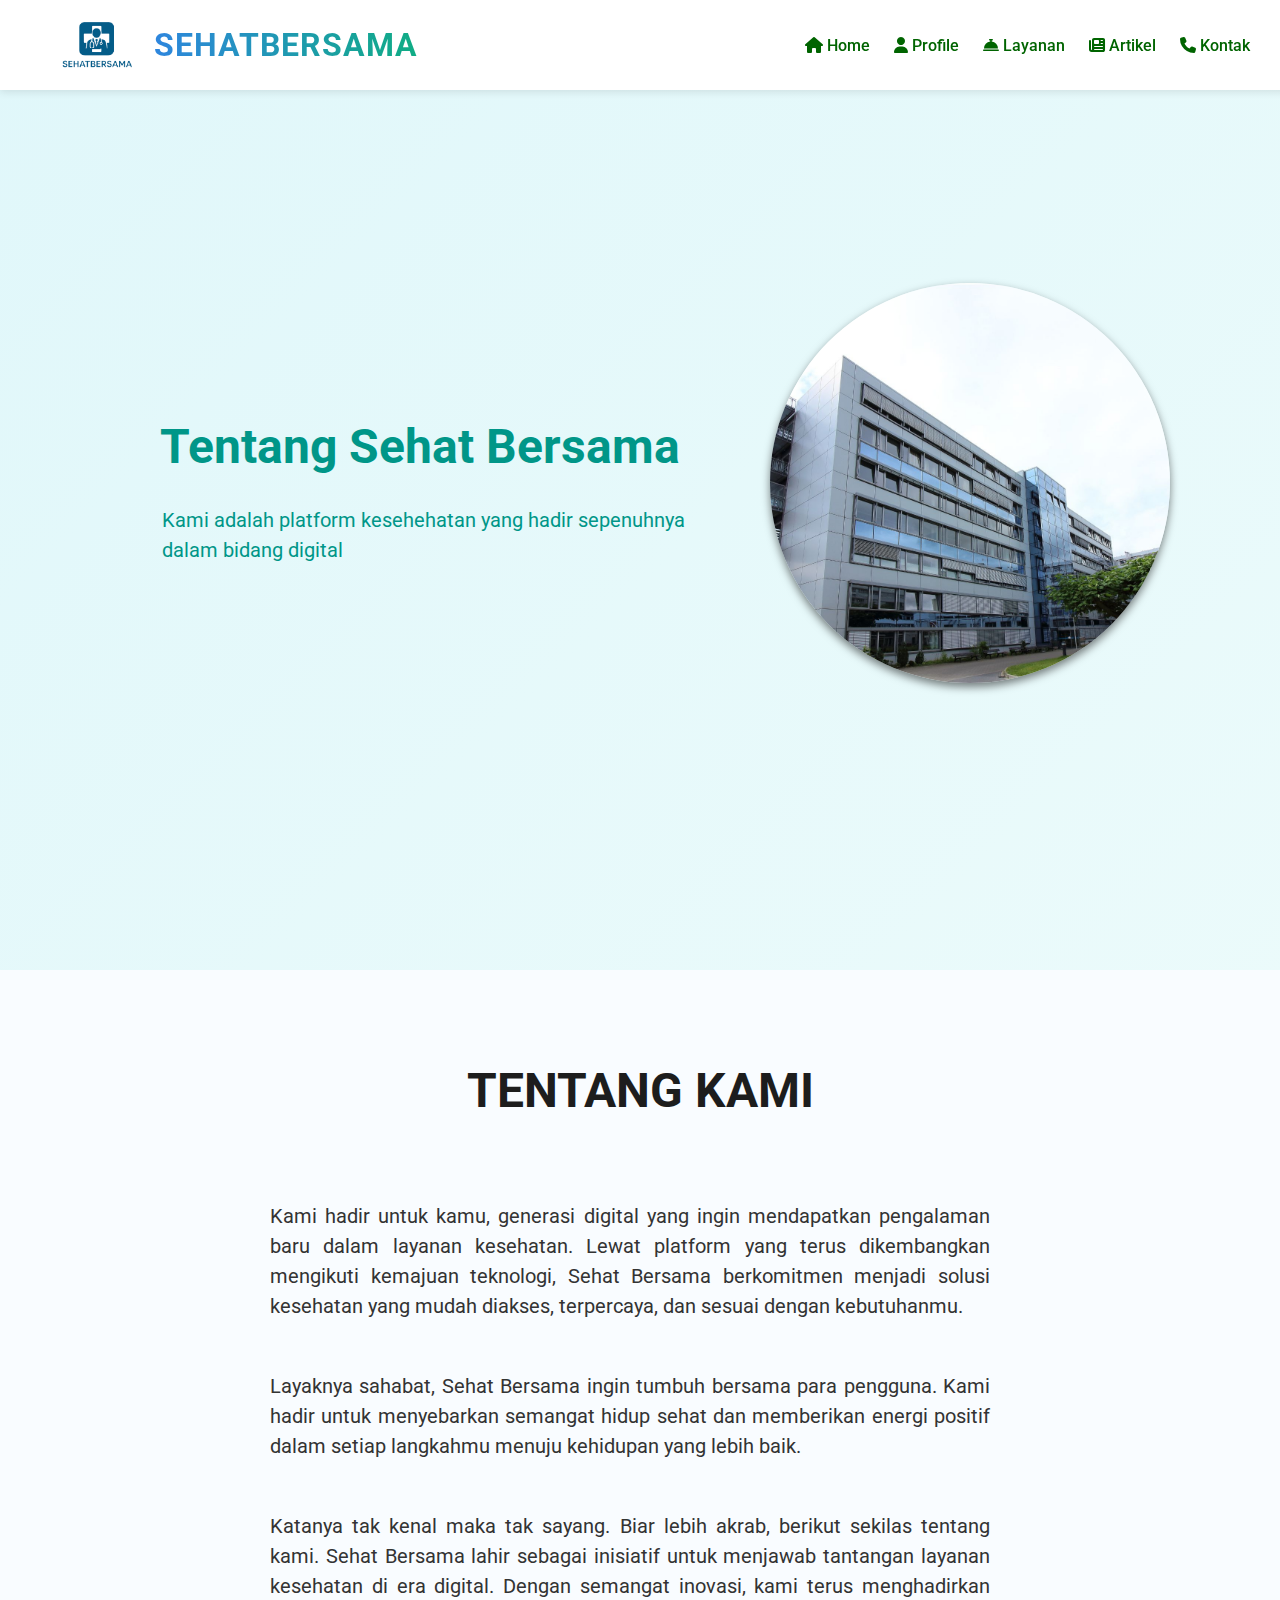
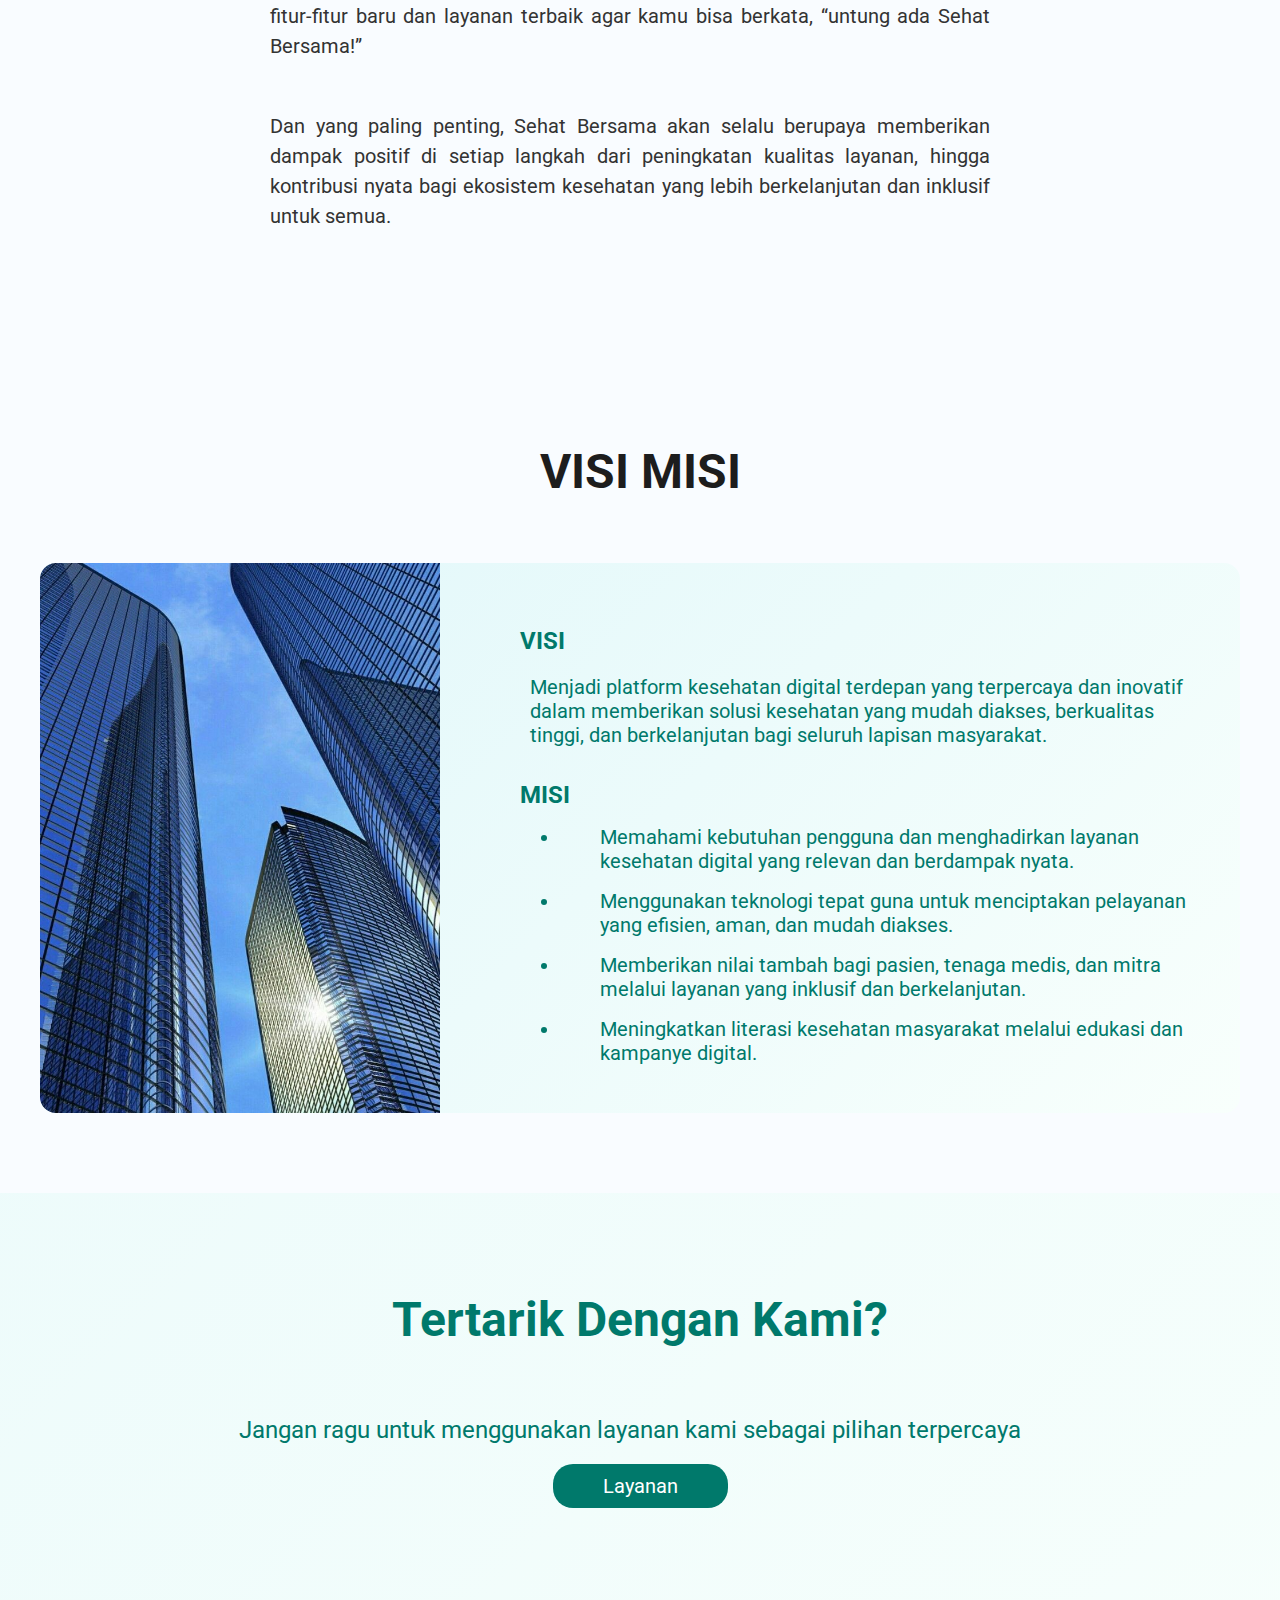
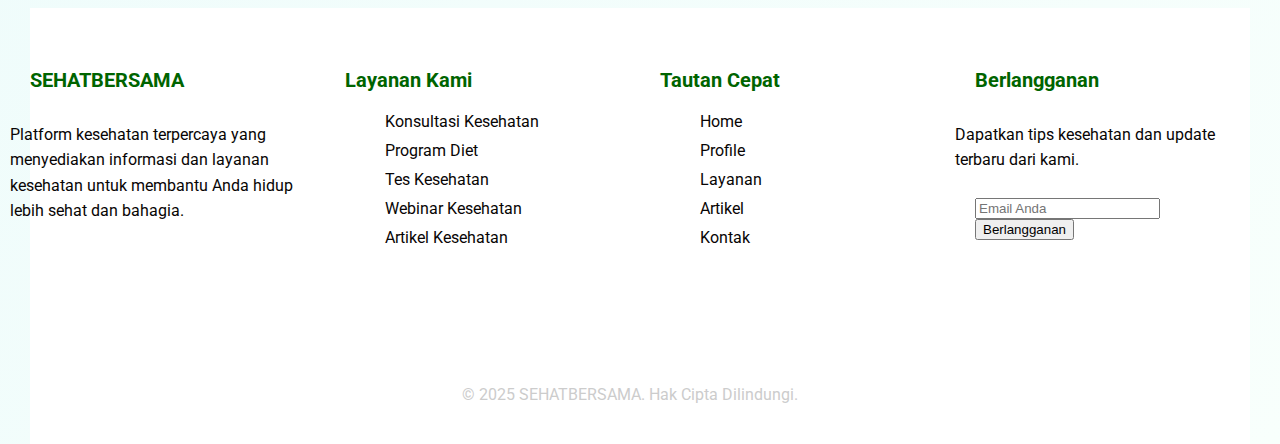
<file: profile.html>
<!DOCTYPE html>
<html lang="en">
<head>
    <meta charset="UTF-8">
    <meta name="viewport" content="width=device-width, initial-scale=1.0">
    <title>Profil</title>
    <link rel="icon" href="img/logo.png" type="image/png">
    <link rel="stylesheet" href="style.css">
    <link href="https://fonts.googleapis.com/css2?family=Roboto:ital@1&display=swap" rel="stylesheet">
    <link href="https://fonts.googleapis.com/css2?family=Montserrat:wght@600;700&family=Poppins:wght@400;600&display=swap" rel="stylesheet">
    <link rel="stylesheet" href="https://cdnjs.cloudflare.com/ajax/libs/font-awesome/6.4.0/css/all.min.css">
    <link rel="stylesheet" href="https://cdnjs.cloudflare.com/ajax/libs/font-awesome/6.4.0/css/all.min.css">

</head>
<body>
    <header>
    <nav class="navbar">
        <div class="logo">
            <img src="img/logo.png" alt="logo" class="logo-img">
            <span>SEHATBERSAMA</span>
        </div>
        <div class="nav-links">
            <a href="index.html"><i class="fas fa-home"></i> Home</a>
            <a href="profile.html"><i class="fas fa-user"></i> Profile</a>
            <a href="layanan.html"><i class="fas fa-concierge-bell"></i> Layanan</a>
            <a href="artikel.html"><i class="fas fa-newspaper"></i> Artikel</a>
            <a href="kontak.html"><i class="fas fa-phone"></i> Kontak</a>
        </div>
    </nav>
    </header>
    
    <section class="profil-sec">
        <div class="profil">
            <div class="pf-kiri">
                <h1>Tentang Sehat Bersama</h1>
                <p>Kami adalah platform kesehehatan yang hadir sepenuhnya dalam bidang digital</p>
            </div>
            <div class="pf-kanan">
                <img src="img/187 (1).jpg" alt="">
            </div>
        </div>
    </section>

    <section class="about-sec">
        <h1>TENTANG KAMI</h1>
        <div class="about">
            <p>
                Kami hadir untuk kamu, generasi digital yang ingin mendapatkan pengalaman baru dalam layanan kesehatan. Lewat platform yang terus dikembangkan mengikuti kemajuan teknologi, Sehat Bersama berkomitmen menjadi solusi kesehatan yang mudah diakses, terpercaya, dan sesuai dengan kebutuhanmu.
            </p> 
            <p>
                Layaknya sahabat, Sehat Bersama ingin tumbuh bersama para pengguna. Kami hadir untuk menyebarkan semangat hidup sehat dan memberikan energi positif dalam setiap langkahmu menuju kehidupan yang lebih baik.
            </p>
            <p>
                Katanya tak kenal maka tak sayang. Biar lebih akrab, berikut sekilas tentang kami. Sehat Bersama lahir sebagai inisiatif untuk menjawab tantangan layanan kesehatan di era digital. Dengan semangat inovasi, kami terus menghadirkan fitur-fitur baru dan layanan terbaik agar kamu bisa berkata, “untung ada Sehat Bersama!”
            </p>
            <p>
                Dan yang paling penting, Sehat Bersama akan selalu berupaya memberikan dampak positif di setiap langkah dari peningkatan kualitas layanan, hingga kontribusi nyata bagi ekosistem kesehatan yang lebih berkelanjutan dan inklusif untuk semua.
            </p>         
        </div>
    </section>

    <section class="visi-misi">
        <h1>VISI MISI</h1>
    <div class="konten-vm">
        <div class="image-box">
            <img src="img/geudung.jpg" alt="geudung" />
        </div>
        <div class="text-box">
            <h3>VISI</h3>
            <p>Menjadi platform kesehatan digital terdepan yang terpercaya dan inovatif dalam memberikan solusi kesehatan yang mudah diakses, berkualitas tinggi, dan berkelanjutan bagi seluruh lapisan masyarakat.</p>

            <h3>MISI</h3>
            <ul>
            <li>Memahami kebutuhan pengguna dan menghadirkan layanan kesehatan digital yang relevan dan berdampak nyata.</li>
            <li>Menggunakan teknologi tepat guna untuk menciptakan pelayanan yang efisien, aman, dan mudah diakses.</li>
            <li>Memberikan nilai tambah bagi pasien, tenaga medis, dan mitra melalui layanan yang inklusif dan berkelanjutan.</li>
            <li>Meningkatkan literasi kesehatan masyarakat melalui edukasi dan kampanye digital.</li>
            </ul>
        </div>
    </div>
  </section>

  <section class="bot">
    <div class="txtbot">
        <h3>Tertarik Dengan Kami?</h3>
        <p>Jangan ragu untuk menggunakan layanan kami sebagai pilihan terpercaya</p>
        <a href="layanan.html">Layanan</a>
    </div>
  </section>
      <!-- Footer -->
    <footer class="footer">
        <div class="container footer-container">
            <div class="footer-col">
                <h3>SEHATBERSAMA</h3>
                <p>Platform kesehatan terpercaya yang menyediakan informasi dan layanan kesehatan untuk membantu Anda hidup lebih sehat dan bahagia.</p>
                <div class="social-links">
                    <a href="#"><i>FB</i></a>
                    <a href="#"><i>IG</i></a>
                    <a href="#"><i>TW</i></a>
                    <a href="#"><i>YT</i></a>
                </div>
            </div>
            
            <div class="footer-col">
                <h3>Layanan Kami</h3>
                <ul>
                    <li><a href="#">Konsultasi Kesehatan</a></li>
                    <li><a href="#">Program Diet</a></li>
                    <li><a href="#">Tes Kesehatan</a></li>
                    <li><a href="#">Webinar Kesehatan</a></li>
                    <li><a href="#">Artikel Kesehatan</a></li>
                </ul>
            </div>
            
            <div class="footer-col">
                <h3>Tautan Cepat</h3>
                <ul>
                    <li><a href="index.html">Home</a></li>
                    <li><a href="profile.html">Profile</a></li>
                    <li><a href="layanan.html">Layanan</a></li>
                    <li><a href="artikel.html">Artikel</a></li>
                    <li><a href="kontak.html">Kontak</a></li>
                </ul>
            </div>
            
            <div class="footer-col">
                <h3>Berlangganan</h3>
                <p>Dapatkan tips kesehatan dan update terbaru dari kami.</p>
                <form action="#" method="post">
                    <div class="form-group">
                        <input type="email" placeholder="Email Anda" required>
                    </div>
                    <button type="submit" class="submit-btn">Berlangganan</button>
                </form>
            </div>
        </div>
        
        <div class="copyright">
            <p>&copy; 2025 SEHATBERSAMA. Hak Cipta Dilindungi.</p>
        </div>
    </footer>
</body>
</html>
</file>
<file: styleartikel.css>
body {
    margin: 0;
    font-family: 'Roboto', sans-serif;
    background-color: #ffffff;
    color: #333;
    padding-top: 100px;
}

.navbar {
    position: fixed;
    display: flex;
    width: 93%;
    align-items: center;
    justify-content: space-between;
    padding: 20px 60px;
    color: lime;
    gap: 1rem;
    flex-wrap: wrap;
    box-shadow: 0 2px 8px rgba(0, 0, 0, 0.1);
    top: 0;
    background-color: white; /* Pastikan background tidak transparan */
    z-index: 1000;
}

.logo {
    display: flex;
    align-items: center;
    font-weight: bold;
    font-size: 24px;
    letter-spacing: 1px;
    white-space: nowrap;
    gap: 12px; /* Jarak antara logo dan tulisan */
}

.logo span {
    background: linear-gradient(90deg, #2e86de 0%, #10ac84 100%);
    -webkit-background-clip: text;
    -webkit-text-fill-color: transparent;
    background-clip: text;
    font-weight: bold;
    font-size: 32px;
}

.logo-img {
    height: 50px;    /* Atur tinggi logo sesuai kebutuhan */
    width: auto;
    margin-right: 8px; /* Opsional, jika ingin jarak tambahan */
}

.nav-links {
    display: flex;
    gap: 24px;
    align-items: center;
    flex-wrap: wrap;
}

.nav-links a {
    text-decoration: none;
    color: #28a745;
    font-size: 16px;
    font-weight: 500;
    transition: color 0.3s ease-in-out;
}

.nav-links a:hover {
    color: #4572e3;
}

.hero {
    display: flex;
    align-items: center;
    background: linear-gradient(90deg, #e3f2fd 60%, #fff 100%);
    padding: 2rem 2rem 1rem 2rem;
    border-radius: 0 0 24px 24px;
    box-shadow: 0 4px 16px rgba(33,150,243,0.07);
    margin-bottom: 2rem;
}
.hero-img {
    width: 140px;
    margin-right: 2rem;
    animation: float 3s ease-in-out infinite;
}
@keyframes float {
    0%, 100% { transform: translateY(0);}
    50% { transform: translateY(-10px);}
}
.hero-text h1 {
    margin: 0 0 0.5rem 0;
    font-size: 2rem;
    color: #0288d1;
}
.subtitle {
    color: #555;
    font-size: 1.1rem;
}

.divider {
    border: none;
    border-top: 2px solid #b3e5fc;
    margin: 0 2rem 2rem 2rem;
}

.content {
    max-width: 800px;
    margin: 0 auto;
    background: #fff;
    padding: 2rem 2.5rem;
    border-radius: 16px;
    box-shadow: 0 2px 12px rgba(33,150,243,0.06);
}

h3 {
    color: #0288d1;
    margin-top: 2rem;
}

.card-list {
    display: flex;
    flex-wrap: wrap;
    gap: 1.5rem;
    margin-bottom: 2rem;
}
.card {
    background: #e3f2fd;
    border-radius: 12px;
    box-shadow: 0 2px 8px rgba(33,150,243,0.04);
    padding: 1rem 1.2rem;
    flex: 1 1 250px;
    min-width: 220px;
    transition: transform 0.2s;
}
.card:hover {
    transform: translateY(-6px) scale(1.03);
    box-shadow: 0 6px 20px rgba(33,150,243,0.10);
}
.card h4 {
    margin-top: 0;
    color: #0277bd;
}

.challenge-list {
    padding-left: 1.2rem;
    margin-bottom: 2rem;
}
.challenge-list li {
    margin-bottom: 0.7rem;
    background: #fffde7;
    border-left: 4px solid #ffd54f;
    padding: 0.7rem 1rem;
    border-radius: 6px;
}

.closing {
    font-weight: 500;
    color: #01579b;
    background: #e1f5fe;
    padding: 1rem;
    border-radius: 8px;
    margin-top: 2rem;
    box-shadow: 0 2px 8px rgba(33,150,243,0.03);
}

.hero-content {
    max-width: 800px;
    margin: 40px auto;
    padding: 0 20px;
    background-color: #ffffff;
    border-radius: 10px;
    box-shadow: 0 4px 10px rgba(0,0,0,0.1);
}

.hero h1{
    font-size: 52px;
    color: #00796b;
    margin-bottom: 25px;
    margin-top: -20px;
}

.hero p{
    font-size: 20px;
    line-height: 1.6;
    margin-bottom: 15px;
    font-style: italic;
}

.doctors{
    padding: 50px 80px;
    background-color: #f5f5f5;
    text-align: center;
}

.doctors .heading{
    font-size: 36px;
    margin-bottom: 40px;
    color: #333;
    text-transform: uppercase;
}

.doctors .heading span{
    color: #00bfa5;
}

.box-container{
    display: grid;
    grid-template-columns: repeat(auto-fit, minmax(270px, 1fr));
    gap: 2rem;
}

.box{
    background: #fff;
    padding: 20px;
    border-radius: 10px;
    box-shadow: 0 0 15px rgba(0, 0, 0, 0.1);
    transition: 0.3s;
}

.box:hover{
    transform: rotateY(-5px);
}

.box img{
    width: 100%;
    height: auto;
    border-radius: 10px;
}

.box h3{
    margin: 15px 0 5px;
    font-size: 22px;
    color: #00796b;
}

.box span{
    display: block;
    font-size: 16px;
    color: #888;
    margin-bottom: 15px;
}

.share a{
    margin: 0 8px;
    color: #00bfa5;
    font-size: 20px;
    transition: color 0.3s;
}

.share a:hover{
    color: #00796b;
}

.footer {
            background-color: #ffffff;
            color: #ffffff;
            padding: 40px 0 20px;
            margin-right: 30px;
            margin-left: 30px;
        }
        
        .footer-container {
            display: flex;
            flex-wrap: wrap;
            gap: 40px;
        }
        
        .footer-col {
            flex: 1;
            min-width: 250px;
        }
        
        .footer-col h3 {
            color: darkgreen;
            margin-bottom: 20px;
            font-size: 20px;
        }
        
        .footer-col p {
            color: #080505;
            line-height: 1.6;
            margin-bottom: 15px;
        }
        
        .footer-col ul {
            list-style: none;
        }
        
        .footer-col ul li {
            margin-bottom: 10px;
        }
        
        .footer-col ul li a {
            color: #080505;
            text-decoration: none;
            transition: color 0.3s;
        }
        
        .footer-col ul li a:hover {
            color: #080505;
        }
        
        .social-links {
            display: flex;
            gap: 15px;
            margin-top: 20px;
        }
        
        .social-links a {
            display: flex;
            align-items: center;
            justify-content: center;
            width: 40px;
            height: 40px;
            background-color: rgba(255, 255, 255, 0.1);
            border-radius: 50%;
            color: #ffffff;
            transition: background-color 0.3s;
        }
        
        .social-links a:hover {
            background-color: #4cff00;
        }
        
        .copyright {
            text-align: center;
            padding-top: 30px;
            margin-top: 40px;
            border-top: 1px solid rgba(255, 255, 255, 0.1);
            color: #ccc;
        }


/* Responsive Navbar */
@media (max-width: 900px) {
    .navbar {
        flex-direction: column;
        align-items: flex-start;
        padding: 16px 20px;
        width: 100%;
    }
    .nav-links {
        gap: 14px;
        width: 100%;
        justify-content: flex-start;
        margin-top: 10px;
    }
    .logo-img {
        height: 38px;
    }
    .logo span {
        font-size: 22px;
    }
}

/* Responsive Hero Section */
@media (max-width: 900px) {
    .hero {
        flex-direction: column;
        padding: 40px 10px;
        text-align: center;
    }
    .hero-img {
        width: 90%;
        max-width: 260px;
        margin: 0 auto 18px auto;
    }
    .hero-text h1 {
        font-size: 1.5rem;
    }
    .hero-text .subtitle {
        font-size: 1rem;
    }
}

/* Responsive Card List */
@media (max-width: 900px) {
    .card-list {
        grid-template-columns: 1fr !important;
        gap: 18px !important;
    }
    .card {
        padding: 18px 10px;
    }
    .icon-card {
        width: 60px;
        height: 60px;
    }
}

/* Responsive Content */
@media (max-width: 600px) {
    .content {
        padding: 10px 4vw;
        font-size: 0.98rem;
    }
    .divider {
        margin: 18px 0;
    }
    .challenge-list li {
        font-size: 0.98rem;
    }
}

/* Responsive Typography */
@media (max-width: 500px) {
    .hero-text h1 {
        font-size: 1.1rem;
    }
    .content h3 {
        font-size: 1.1rem;
    }
    .card h4 {
        font-size: 1rem;
    }
}
</file>
<file: stylelayanan.css>
body {
    margin: 0;
    font-family: 'Roboto', sans-serif;
    background: linear-gradient(135deg, #f8fffe 0%, #e0f7fa 100%);
    color: #333;
    min-height: 100vh;
}

/* Bagian Header */
.navbar {
    position: fixed;
    display: flex;
    width: 93%;
    align-items: center;
    justify-content: space-between;
    padding: 20px 60px;
    color: lime;
    gap: 1rem;
    flex-wrap: wrap;
    box-shadow: 0 2px 8px rgba(0, 0, 0, 0.1);
    top: 0;
    background-color: white; /* Pastikan background tidak transparan */
    z-index: 1000;
}

.logo {
    display: flex;
    align-items: center;
    font-weight: bold;
    font-size: 24px;
    letter-spacing: 1px;
    white-space: nowrap;
    gap: 12px; /* Jarak antara logo dan tulisan */
}

.logo span {
    background: linear-gradient(90deg, #2e86de 0%, #10ac84 100%);
    -webkit-background-clip: text;
    -webkit-text-fill-color: transparent;
    background-clip: text;
    font-weight: bold;
    font-size: 32px;
}

.logo-img {
    height: 50px;    /* Atur tinggi logo sesuai kebutuhan */
    width: auto;
    margin-right: 8px; /* Opsional, jika ingin jarak tambahan */
}

.nav-links {
    display: flex;
    gap: 24px;
    align-items: center;
    flex-wrap: wrap;
}

.nav-links a {
    text-decoration: none;
    color: darkgreen;
    font-size: 16px;
    font-weight: 500;
    transition: color 0.3s ease-in-out;
}

.nav-links a:hover {
    color: #4572e3;
}

.hero{
    background-image: url('img/gambar.jpg');
    background-size: cover;
    background-position: center;
    background-repeat: no-repeat;
    align-items: center;
    padding: 100px 80px;
    background-color: #e0f7fa;
    flex-wrap: wrap;
}

.hero-content {
    max-width: 800px;
}

.hero h1{
    font-size: 52px;
    color: #00796b;
    margin-bottom: 25px;
    margin-top: -20px;
}

.hero p{
    font-size: 20px;
    line-height: 1.6;
    margin-bottom: 15px;
    font-style: italic;
}

.doctors{
    padding: 50px 80px;
    background-color: #f5f5f5;
    text-align: center;
}

.doctors .heading{
    font-size: 36px;
    margin-bottom: 40px;
    color: #333;
    text-transform: uppercase;
}

.doctors .heading span{
    color: #00bfa5;
}

.box-container{
    display: grid;
    grid-template-columns: repeat(auto-fit, minmax(270px, 1fr));
    gap: 2rem;
}

.box{
    background: #fff;
    padding: 20px;
    border-radius: 10px;
    box-shadow: 0 0 15px rgba(0, 0, 0, 0.1);
    transition: 0.3s;
}

.box:hover{
    transform: rotateY(-5px);
}

.box img{
    width: 100%;
    height: auto;
    border-radius: 10px;
}

.box h3{
    margin: 15px 0 5px;
    font-size: 22px;
    color: #00796b;
}

.box span{
    display: block;
    font-size: 16px;
    color: #888;
    margin-bottom: 15px;
}

.share a{
    margin: 0 8px;
    color: #00bfa5;
    font-size: 20px;
    transition: color 0.3s;
}

.share a:hover{
    color: #00796b;
}

.layanan {
    padding: 40px 0;
    background: transparent; /* Hapus/ubah background di sini */
    text-align: center;
}

.layanan h1 {
    font-size: 2.5rem;
    color: #00796b;
    margin-bottom: 30px;
    letter-spacing: 2px;
}

.layanan-list {
    display: flex;
    justify-content: center;
    gap: 30px;
    flex-wrap: wrap;
}

.layanan-item {
    background: #fff;
    border-radius: 18px;
    box-shadow: 0 4px 24px rgba(0,0,0,0.08);
    padding: 32px 24px;
    width: 300px;
    transition: transform 0.2s, box-shadow 0.2s;
    position: relative;
    overflow: hidden;
}

.layanan-item:hover {
    transform: translateY(-10px) scale(1.03);
    box-shadow: 0 8px 32px rgba(0,150,136,0.15);
}

.layanan-icon {
    font-size: 3rem;
    margin-bottom: 18px;
    color: #009688;
    animation: pop 1s;
}

@keyframes pop {
    0% { transform: scale(0.7); opacity: 0; }
    100% { transform: scale(1); opacity: 1; }
}

.layanan-item h2 {
    color: #009688;
    margin-bottom: 12px;
    font-size: 1.3rem;
}

.layanan-item p {
    color: #444;
    font-size: 1rem;
    line-height: 1.6;
}

.layanan-link {
    text-decoration: none;
    color: inherit;
    display: block;
}
.layanan-link:hover {
    background: #ffffff;
    box-shadow: 0 8px 32px rgba(0,150,136,0.12);
}

/* Modal styling */
.modal {
    display: none;
    position: fixed;
    z-index: 100;
    left: 0; top: 0;
    width: 100%; height: 100%;
    overflow: auto;
    background: rgba(0,0,0,0.4);
}
.modal-content {
    background: #fff;
    margin: 6% auto;
    padding: 30px 24px;
    border-radius: 12px;
    width: 90%;
    max-width: 400px;
    box-shadow: 0 8px 32px rgba(0,0,0,0.18);
    position: relative;
    animation: fadeIn 0.3s;
}
@keyframes fadeIn {
    from {transform: scale(0.9); opacity: 0;}
    to {transform: scale(1); opacity: 1;}
}
.close {
    color: #888;
    position: absolute;
    top: 12px; right: 18px;
    font-size: 1.7rem;
    cursor: pointer;
}
.modal-content h3 {
    margin-top: 0;
    color: #009688;
    text-align: center;
}
.modal-content label {
    display: block;
    margin: 12px 0 4px;
    color: #333;
}
.modal-content input,
.modal-content select {
    width: 100%;
    padding: 8px 10px;
    margin-bottom: 10px;
    border: 1px solid #bbb;
    border-radius: 6px;
    font-size: 1rem;
}
.modal-content button {
    width: 100%;
    padding: 10px;
    background: #009688;
    color: #fff;
    border: none;
    border-radius: 6px;
    font-size: 1rem;
    cursor: pointer;
    margin-top: 10px;
    transition: background 0.2s;
}
.modal-content button:hover {
    background: #00796b;
}
.daftar-dokter {
    margin: 48px auto 32px auto;
    max-width: 1100px;
    padding: 0 16px;
}
.daftar-dokter h2 {
    text-align: center;
    color: #009688;
    margin-bottom: 32px;
    font-size: 2rem;
    letter-spacing: 1px;
}
.dokter-list {
    display: flex;
    flex-wrap: wrap;
    gap: 28px;
    justify-content: center;
}
.dokter-card {
    background: #fff;
    border-radius: 14px;
    box-shadow: 0 4px 18px rgba(0,0,0,0.09);
    width: 240px;
    padding: 18px 14px 16px 14px;
    display: flex;
    flex-direction: column;
    align-items: center;
    transition: transform 0.2s, box-shadow 0.2s;
}
.dokter-card:hover {
    transform: translateY(-6px) scale(1.03);
    box-shadow: 0 8px 32px rgba(0,150,136,0.13);
}
.dokter-foto {
    width: 90px;
    height: 90px;
    object-fit: cover;
    border-radius: 50%;
    margin-bottom: 14px;
    border: 3px solid #e0f7fa;
}
.dokter-info h3 {
    margin: 0 0 6px 0;
    color: #00796b;
    font-size: 1.15rem;
}
.dokter-info p {
    margin: 2px 0;
    color: #444;
    font-size: 0.98rem;
}

/* Opsi Kamar */
.opsi-kamar {
    background: transparent;
    text-align: center;
    margin-bottom: 32px;
    padding: 40px 0 20px 0;
}

.kamar-list {
    display: flex;
    flex-wrap: wrap;
    gap: 32px;
    justify-content: center;
}

.kamar-item {
    background: #fff;
    border-radius: 18px;
    box-shadow: 0 4px 18px rgba(0,0,0,0.09);
    width: 320px;
    padding: 24px 18px 18px 18px;
    text-align: left;
    transition: transform 0.2s, box-shadow 0.2s;
    display: flex;
    flex-direction: column;
    align-items: flex-start;
    position: relative;
    overflow: hidden;
}

.kamar-item:hover {
    transform: translateY(-8px) scale(1.04);
    box-shadow: 0 8px 32px rgba(0,150,136,0.13);
}

.kamar-img-wrap {
    width: 100%;
    height: 150px;
    border-radius: 12px;
    overflow: hidden;
    margin-bottom: 16px;
    box-shadow: 0 2px 10px rgba(0,150,136,0.07);
    display: flex;
    align-items: center;
    justify-content: center;
    background: #e0f7fa;
}

.kamar-img {
    width: 100%;
    height: 100%;
    object-fit: cover;
    transition: transform 0.3s;
}

.kamar-item:hover .kamar-img {
    transform: scale(1.08) rotate(-1deg);
}

.kamar-badge {
    position: absolute;
    top: 16px;
    left: 16px;
    background: #00bfa5;
    color: #fff;
    font-size: 0.95rem;
    padding: 5px 14px;
    border-radius: 16px;
    font-weight: 600;
    letter-spacing: 1px;
    z-index: 2;
    box-shadow: 0 2px 8px rgba(0,150,136,0.10);
}

.badge-populer {
    background: #ff9800;
}

.badge-premium {
    background: #00796b;
}

.kamar-item h3 {
    color: #00796b;
    font-size: 1.2rem;
    margin-bottom: 12px;
    letter-spacing: 1px;
    margin-top: 0;
}

.kamar-item ul {
    padding-left: 18px;
    margin: 0;
    color: #444;
    font-size: 1rem;
    line-height: 1.7;
}

.kamar-item ul li {
    margin-bottom: 7px;
    list-style: disc;
}

/* Kamar actions */
.kamar-actions {
    display: flex;
    gap: 10px;
    margin-top: 18px;
    width: 100%;
    justify-content: flex-start;
    flex-wrap: wrap;
}

.kamar-actions button,
.kamar-actions .btn-admin {
    padding: 8px 18px;
    border: none;
    border-radius: 8px;
    font-size: 1rem;
    cursor: pointer;
    font-weight: 500;
    transition: background 0.2s, color 0.2s, box-shadow 0.2s;
    box-shadow: 0 2px 8px rgba(0,150,136,0.07);
    outline: none;
    text-decoration: none;
    display: inline-block;
}

.btn-booking {
    background: #009688;
    color: #fff;
}
.btn-booking:hover {
    background: #00796b;
}

.btn-detail {
    background: #ff9800;
    color: #fff;
}
.btn-detail:hover {
    background: #e65100;
}

.btn-admin {
    background: #007bff;
    color: #fff;
}
.btn-admin:hover {
    background: #0056b3;
}

/* Responsive */
@media (max-width: 900px) {
    .kamar-list {
        flex-direction: column;
        align-items: center;
    }
    .kamar-item {
        width: 95%;
        max-width: 400px;
    }
}

main {
    padding-top: 90px;
    background: transparent; /* Hapus/ubah background di sini */
    min-height: 100vh;
}

.footer {
            background-color: #ffffff;
            color: #ffffff;
            padding: 40px 0 20px;
            margin-right: 30px;
            margin-left: 30px;
        }
        
        .footer-container {
            display: flex;
            flex-wrap: wrap;
            gap: 40px;
        }
        
        .footer-col {
            flex: 1;
            min-width: 250px;
        }
        
        .footer-col h3 {
            color: darkgreen;
            margin-bottom: 20px;
            font-size: 20px;
        }
        
        .footer-col p {
            color: #080505;
            line-height: 1.6;
            margin-bottom: 15px;
        }
        
        .footer-col ul {
            list-style: none;
        }
        
        .footer-col ul li {
            margin-bottom: 10px;
        }
        
        .footer-col ul li a {
            color: #080505;
            text-decoration: none;
            transition: color 0.3s;
        }
        
        .footer-col ul li a:hover {
            color: #080505;
        }
        
        .social-links {
            display: flex;
            gap: 15px;
            margin-top: 20px;
        }
        
        .social-links a {
            display: flex;
            align-items: center;
            justify-content: center;
            width: 40px;
            height: 40px;
            background-color: rgba(255, 255, 255, 0.1);
            border-radius: 50%;
            color: #ffffff;
            transition: background-color 0.3s;
        }
        
        .social-links a:hover {
            background-color: #4cff00;
        }
        
        .copyright {
            text-align: center;
            padding-top: 30px;
            margin-top: 40px;
            border-top: 1px solid rgba(255, 255, 255, 0.1);
            color: #ccc;
        }


/* Responsive Navbar */
@media (max-width: 900px) {
    .navbar {
        flex-direction: column;
        align-items: flex-start;
        padding: 14px 10px;
        width: 100%;
    }
    .logo-img {
        height: 38px;
    }
    .logo span {
        font-size: 22px;
    }
    .nav-links {
        gap: 12px;
        width: 100%;
        justify-content: flex-start;
        margin-top: 10px;
    }
}

/* Responsive Layanan Section */
@media (max-width: 900px) {
    .layanan h1 {
        font-size: 1.5rem;
    }
    .layanan-list {
        flex-direction: column;
        gap: 18px;
        align-items: center;
    }
    .layanan-item {
        width: 95%;
        max-width: 400px;
        padding: 20px 10px;
    }
}

/* Responsive Opsi Kamar */
@media (max-width: 900px) {
    .opsi-kamar {
        padding: 28px 0 10px 0;
    }
    .kamar-list {
        flex-direction: column;
        align-items: center;
        gap: 18px;
    }
    .kamar-item {
        width: 95%;
        max-width: 400px;
        padding: 18px 8px 14px 8px;
    }
    .kamar-img-wrap {
        height: 120px;
    }
}

/* Responsive Daftar Dokter */
@media (max-width: 900px) {
    .daftar-dokter {
        padding: 0 4vw;
    }
    .dokter-list {
        flex-direction: column;
        gap: 18px;
        align-items: center;
    }
    .dokter-card {
        width: 95%;
        max-width: 350px;
        padding: 14px 8px 12px 8px;
    }
    .dokter-foto {
        width: 70px;
        height: 70px;
    }
}

/* Responsive Modal */
@media (max-width: 600px) {
    .modal-content {
        padding: 18px 6px;
        max-width: 98vw;
    }
}

/* Responsive Typography & Spacing */
@media (max-width: 600px) {
    .layanan h1 {
        font-size: 1.1rem;
    }
    .layanan-desc {
        font-size: 0.98rem;
    }
    .kamar-item h3,
    .dokter-info h3 {
        font-size: 1rem;
    }
    .kamar-item ul,
    .dokter-info p {
        font-size: 0.95rem;
    }
}
</file>
<file: style.css>
body {
    margin: 0;
    font-family: 'Roboto', sans-serif;
    background-color: #ffffff;
    color: #333;
    background: linear-gradient(135deg, #e0f7fa 0%, #f8fffc 100%);
}

/* Bagian Header */
.navbar {
    position: fixed;
    display: flex;
    width: 93%;
    align-items: center;
    justify-content: space-between;
    padding: 20px 60px;
    color: lime;
    gap: 1rem;
    flex-wrap: wrap;
    box-shadow: 0 2px 8px rgba(0, 0, 0, 0.1);
    top: 0;
    background-color: white; /* Pastikan background tidak transparan */
    z-index: 1000;
}

.logo {
    display: flex;
    align-items: center;
    font-weight: bold;
    font-size: 24px;
    letter-spacing: 1px;
    white-space: nowrap;
    gap: 12px; /* Jarak antara logo dan tulisan */
}

.logo span {
    background: linear-gradient(90deg, #2e86de 0%, #10ac84 100%);
    -webkit-background-clip: text;
    -webkit-text-fill-color: transparent;
    background-clip: text;
    font-weight: bold;
    font-size: 32px;
}

.logo-img {
    height: 50px;    /* Atur tinggi logo sesuai kebutuhan */
    width: auto;
    margin-right: 8px; /* Opsional, jika ingin jarak tambahan */
}

.nav-links {
    display: flex;
    gap: 24px;
    align-items: center;
    flex-wrap: wrap;
}

.nav-links a {
    text-decoration: none;
    color: darkgreen;
    font-size: 16px;
    font-weight: 500;
    transition: color 0.3s ease-in-out;
}

.nav-links a:hover {
    color: #4572e3;
}
    /*----------*/

/* Bagian Gambar Slider dan Tulisannya HTML-nya */
.hero {
    position: relative;
    width: 100%;
    height: 600px; /* Atur tinggi sesuai kebutuhan */
    overflow: hidden;
    display: flex;
    align-items: center;
    justify-content: center;
}

.hero-slider {
    position: absolute;
    top: 0; left: 0; right: 0; bottom: 0;
    width: 100%;
    height: 100%;
    z-index: 1;
}

.hero-slider .slide {
    position: absolute;
    width: 100%;
    height: 100%;
    opacity: 0;
    transition: opacity 1s;
    left: 0;
    top: 0;
    display: flex;
    align-items: center;
    justify-content: center;
}

.hero-slider .slide.active {
    opacity: 1;
    z-index: 2;
}

.hero-bg {
    width: 100%;
    height: 100%;
    object-fit: cover;
    position: absolute;
    left: 0;
    top: 0;
    z-index: -1;
}

.hero-slider .slide::before {
    content: "";
    position: absolute;
    inset: 0;
    background: linear-gradient(90deg,rgba(0,0,0,0.35) 0%,rgba(0,0,0,0.15) 100%);
    z-index: 2;
}

.hero-content {
    position: relative;
    z-index: 3;
    color: #fff;
    text-align: left;
    max-width: 700px;
    margin-left: -650px;
    margin-top: 100px;
    background: none;         /* Hapus box transparan */
    padding: 0;               /* Hapus padding box */
    border-radius: 0;         /* Hapus sudut membulat */
    box-shadow: none;         /* Pastikan tidak ada bayangan */
}

.hero-content h1 {
    font-size: 3em;
    margin-bottom: 18px;
    margin-top: 0;
    color: #00ffc3;
    text-shadow: 2px 2px 8px #000;
    margin-left: -30px;
    text-shadow: 2px 2px 8px #000;
    font-weight: 800;
    letter-spacing: 1px;
}

.hero-content p {
    font-family: 'Poppins', sans-serif;
    font-size: 22px;
    line-height: 1.5;
    color: #f0f0f0;
    text-shadow: 2px 2px 6px rgba(0, 0, 0, 0.7), 0 1px #333;
}


.hero h1{
    font-family: 'Montserrat', sans-serif;
    font-size: 52px;
    color: #ffffff;
    text-shadow: 3px 3px 10px rgba(0, 0, 0, 0.6); /* Shadow tipis */
    line-height: 1.2;
    letter-spacing: 1px;  
    margin-bottom: 25px;
    margin-top: -20px;
}

.hero p{
    font-size: 20px;
    line-height: 1.6;
    margin-bottom: 15px;
    font-style: italic;
}

/* Bagian Gambar Slider dan Tulisannya JS-nya (untuk bagian tombol bulatan) */
.dots {
    position: absolute;
    bottom: 20px;
    left: 50%;
    transform: translateX(-50%);
    display: flex;
    gap: 10px;
    z-index: 3;
}

.dot {
    width: 12px;
    height: 12px;
    background-color: rgba(255, 255, 255, 0.7);
    border-radius: 50%;
    cursor: pointer;
    transition: background-color 0.3s;
}

.dot.active {
    background-color: #00ffc3;
}

/* Lupa bagian mana */
/*.box-container{
    display: grid;
    grid-template-columns: repeat(auto-fit, minmax(270px, 1fr));
    gap: 2rem;
}

.box{
    background: #fff;
    padding: 20px;
    border-radius: 10px;
    box-shadow: 0 0 15px rgba(0, 0, 0, 0.1);
    transition: 0.3s;
}

.box:hover{
    transform: rotateY(-5px);
}

.box img{
    width: 100%;
    height: auto;
    border-radius: 10px;
}

.box h3{
    margin: 15px 0 5px;
    font-size: 22px;
    color: #00796b;
}

.box span{
    display: block;
    font-size: 16px;
    color: #888;
    margin-bottom: 15px;
}

.share a{
    margin: 0 8px;
    color: #00bfa5;
    font-size: 20px;
    transition: color 0.3s;
}

.share a:hover{
    color: #00796b;
}*/

/* Gambar Dokter yang berbentuk bulat, tulisan di sampingnya, dan tombol Pelajari Lebih Lanjut */
.wrapper{
    padding: 40px;
    background: rgba(255, 255, 255, 0.85);
    border-radius: 24px;
    box-shadow: 0 8px 32px rgba(63,114,175,0.10);
    z-index: 2;
}

section{
    margin: auto;
    display: flex;
    align-items: center;
    justify-content: center;
    flex-wrap: wrap;
    gap: 30px;
}

.image {
    display: block;
    margin-left: -100px; /* Geser ke kiri, ubah nilainya sesuai kebutuhan */
}

.kolom {
    margin-top: 50px;
    margin-bottom: 50px;
}

.kolom .deskripsi{
    display: block;
    font-size: 20px;
    font-weight: bold;
    font-family: 'comic sans ms';
    color: #00b894;
    margin-bottom: -30px;
    margin-left: -20px;
}

 h2 {
   font-family: 'comic sans ms'; 
   font-weight: 800;
   font-size: 45px;
   margin-bottom: 20px;
   color: #00796b;
   width: 100%;
   line-height: 50px;
    margin-left: -20px;
}

a.tbl-pink{
    background: #3f72af;
    border-radius: 20px;
    margin-top: 0px;
    padding: 15px 20px 15px 20px;
    color: #fff;
    cursor: pointer;
    font-weight: bold;
    text-decoration: none;
    display: inline-block;
    margin-left: -5px;
}

a.tbl-pink:hover{
    background: #00bfa5;
    text-decoration: none;
    
}

p{
    margin: 10px 0px 10px 0px;
    padding: 10px 0px 10px 0px;
    margin-left: -20px;
}
    /*----------*/

/* Buat bagian halaman setelah pencet Pelajari Lebih Lanjut, buat atur box, tulisan dan animasi di halaman itu */
.spa-section {
    max-width: 700px;
    margin: 60px auto 40px auto;
    padding: 36px 28px 32px 28px;
    background: linear-gradient(120deg, #e0f7fa 0%, #f8fffc 100%);
    border-radius: 18px;
    box-shadow: 0 4px 24px rgba(0,0,0,0.09);
    color: #222;
    font-family: 'Poppins', 'Montserrat', Arial, sans-serif;
    animation: fadeIn 0.7s;
}

@keyframes fadeIn {
    from { opacity: 0; transform: translateY(30px);}
    to   { opacity: 1; transform: translateY(0);}
}

.spa-section-grid {
    display: grid;
    grid-template-columns: 1fr 1fr;
    gap: 32px;
    max-width: 900px;
    margin: 60px auto 40px auto;
    padding: 0 10px;
    align-items: stretch;
}

.spa-box {
    background: linear-gradient(120deg, #e0f7fa 50%, #00eeff 100%);
    border-radius: 16px;
    box-shadow: 0 4px 24px rgba(0,0,0,0.09);
    padding: 32px 24px 28px 24px;
    color: #222;
    font-family: 'Poppins', 'Montserrat', Arial, sans-serif;
    animation: fadeIn 0.7s;
    min-width: 0;
    display: flex;
    flex-direction: column;
    justify-content: flex-start;
    transition: transform 0.3s cubic-bezier(.4,2,.6,1), box-shadow 0.3s;
}

.spa-box:hover {
    transform: scale(1.05);
    box-shadow: 0 8px 32px rgba(63,114,175,0.18);
    z-index: 2;
}

.spa-box h2 {
    color: #10ac84;
    margin-top: 0;
    margin-bottom: 12px;
    font-size: 1.4em;
    font-weight: 700;
    letter-spacing: 1px;
    text-align: center;
}

.spa-box p, .spa-box ul, .spa-box ol {
    font-size: 1.08em;
    color: #333;
    margin-bottom: 12px;
    line-height: 1.7;
    margin-left: 5px;
    margin-right: 5px;
}

.spa-box ul, .spa-box ol {
    margin-left: 18px;
    margin-bottom: 10px;
}

.spa-box li::marker {
    color: #da11c6;
    font-weight: bold;
}

@media (max-width: 900px) {
    .spa-section-grid {
        grid-template-columns: 1fr;
        gap: 20px;
    }
}
    /*----------*/

/* Buat bagian video Profile SEHATBERSAMA */
.video-section {
    display: flex;
    flex-direction: column;
    align-items: center;
    justify-content: center;
    margin: 40px 0;
    width: 100%;
}

.profil-video {
    width: 70vw;
    max-width: 900px;
    height: auto;
    border-radius: 16px;
    box-shadow: 0 4px 24px rgba(63,114,175,0.10);
    background: #000;
    margin-bottom: 24px;
}
@media (max-width: 900px) {
    .profil-video {
        width: 95vw;
        max-width: 100%;
    }
}

.video-title {
    margin-bottom: 18px;
    color: #3f72af;
    font-size: 2em;
    font-weight: bold;
    text-align: center;
}
    /*----------*/

/* Buat bagian SEHATBERSAMA memberi Anda informasi yang paling dibutuhkan, mengatur kotakan, tulisan, gambar dibagian itu */
.info-section {
    text-align: center;
    padding: 40px 20px;
    background-color: #f7f9fc;
}

.info-section h2 span {
    background: linear-gradient(90deg, #2e86de 0%, #10ac84 100%);
    -webkit-background-clip: text;
    -webkit-text-fill-color: transparent;
    font-size: 24px;
    margin-bottom: 30px;
}

.info-section h2 {
    color: #002fff;
    font-size: 24px;
    margin-bottom: 30px;
}

.cards-container {
    display: flex;
    flex-wrap: wrap;
    justify-content: center;
    gap: 20px;
}

.card {
    background-color: #e3f2fd;
    border-radius: 15px;
    padding: 20px;
    width: 250px;
    box-shadow: 0 2px 5px rgba(0, 0, 0, 0.1);
    transition: transform 0.3s;
}

.card:hover {
    transform: translateY(-5px);
}

.card img {
    width: 100px;
    height: auto;
    margin-bottom: 15px;
}

.card h3 {
    font-size: 18px;
    margin-bottom: 10px;
    text-align: center;
}

.card p {
    font-size: 14px;
    color: #333;
    text-align: justify;
    margin-left: 5px;
    margin-right: 5px;
}
    /*----------*/

/* Bagian Paling Bawah */
        .footer {
            background-color: #ffffff;
            color: #ffffff;
            padding: 40px 0 20px;
            margin-right: 30px;
            margin-left: 30px;
        }
        
        .footer-container {
            display: flex;
            flex-wrap: wrap;
            gap: 40px;
        }
        
        .footer-col {
            flex: 1;
            min-width: 250px;
        }
        
        .footer-col h3 {
            color: darkgreen;
            margin-bottom: 20px;
            font-size: 20px;
        }
        
        .footer-col p {
            color: #080505;
            line-height: 1.6;
            margin-bottom: 15px;
        }
        
        .footer-col ul {
            list-style: none;
        }
        
        .footer-col ul li {
            margin-bottom: 10px;
        }
        
        .footer-col ul li a {
            color: #080505;
            text-decoration: none;
            transition: color 0.3s;
        }
        
        .footer-col ul li a:hover {
            color: #080505;
        }
        
        .social-links {
            display: flex;
            gap: 15px;
            margin-top: 20px;
        }
        
        .social-links a {
            display: flex;
            align-items: center;
            justify-content: center;
            width: 40px;
            height: 40px;
            background-color: rgba(255, 255, 255, 0.1);
            border-radius: 50%;
            color: #ffffff;
            transition: background-color 0.3s;
        }
        
        .social-links a:hover {
            background-color: #4cff00;
        }
        
        .copyright {
            text-align: center;
            padding-top: 30px;
            margin-top: 40px;
            border-top: 1px solid rgba(255, 255, 255, 0.1);
            color: #ccc;
        }
        /*----------*/







/* PROFIL - profil*/
.profile-sec {
    padding: 60px 20px;
}

.profil{
    display: flex;
    padding: 80px 60px;
    min-height: 90vh;
    align-items: center;
    justify-content: space-between;
}

.pf-kiri{
    max-width: 600px;
    padding: 30px;
}
.pf-kiri h1{
    font-size: 48px;
    font-weight: bold;
    margin-bottom: 20px;
    margin-left: 20px;
    color: #009688;
}

.pf-kiri p{
    font-size: 20px;
    line-height: 1.5;
    margin-left: 22px;
    color: #009688;

}

.pf-kanan img{
    width: 400px;
    max-width: 100%;
    border-radius: 50%;
    box-shadow:  0 4px 8px 0 rgba(0, 0, 0, 0.5);
    transition: .5s;
}

.pf-kanan img:hover{
    width: 420px;
}

/* PROFIL - about */
.about-sec{
    padding: 60px 20px;
    flex-direction: column;
    background-color: #f9fcff;
}
 
.about-sec h1{
    color: #1d1d1d;
    font-size: 48px;
    font-weight: bold;
}

.about{
    max-width: 700px;
    padding: auto;
}

.about p{
    margin-bottom: 30px;
    font-size: 20px;
    line-height: 1.5;
    text-align: justify;
}

/* PROFILE - visi misi */
.visi-misi {
    padding: 80px 20px;
    flex-direction: column;
    justify-content: center;
    background-color: #f9fcff;;
}

.visi-misi h1{
    color: #1d1d1d;
    font-size: 48px;
    font-weight: bold;
}

.konten-vm{
    background: linear-gradient(135deg, #e0f7fa 0%, #f8fffc 100%);
    border-radius: 16px;
    display: flex;
    position: relative;
    max-width: 1200px;
}

.image-box{
    width: 400px;
    height: 550px;
    border-top-left-radius: 16px;
    border-bottom-left-radius: 16px;
    overflow: hidden;
}

.image-box img {
    width: 100%;
    height: 100%;
    object-fit: cover;
    transition: transform 500ms;
}

.image-box img:hover{
    transform: scale(1.05);
}

.text-box {
    padding: 40px 30px 30px 70px;
    flex: 1;
}

.text-box h3 {
    color: #00796b;
    margin-bottom: 10px;
    font-size: 24px;
    padding-left: 10px;
    text-transform: uppercase;
}

.text-box p, .text-box li {
    font-size: 20px;
    padding-left: 40px;
    color: #00796b;
    margin-bottom: 16px;
}

.text-box ul {
    padding-left: 50px;
}

/* BOTTOM  */
.txtbot{
    display: flex;
    flex-direction: column;
    justify-content: center;
    align-items: center;
    margin: 50px 20px 100px 20px;
}

.txtbot h3{
    color: #00796b;
    font-size: 48px;
    font-weight: bold;
}

.txtbot p{
    font-size: 24px;
    color: #00796b;
    text-align: center;
}

.txtbot a{
    background-color: #00796b;
    text-decoration: none;
    color: #fff;
    border: none;
    padding: 10px 50px;
    border-radius: 20px;
    font-size: 20px;
    align-self: center;
    transition: .5s;
}

.txtbot a:hover{
    background-color: #fff;
    box-shadow:  0 4px 8px 0 rgba(0, 0, 0, 0.5);
    color: #00796b;
}



/* Responsive Navbar */
@media (max-width: 900px) {
    .navbar {
        flex-direction: column;
        align-items: flex-start;
        padding: 14px 10px;
        width: 100%;
    }
    .logo-img {
        height: 38px;
    }
    .logo span {
        font-size: 22px;
    }
    .nav-links {
        gap: 12px;
        width: 100%;
        justify-content: flex-start;
        margin-top: 10px;
    }
}

/* Responsive Hero & Slider */
@media (max-width: 900px) {
    .hero, .hero-slider {
        height: 320px;
        padding: 0;
    }
    .hero-content {
        margin-left: 0;
        margin-top: 30px;
        max-width: 95vw;
        text-align: center;
    }
    .hero-content h1 {
        font-size: 2rem;
        margin-left: 0;
    }
    .hero-content p {
        font-size: 1.1rem;
    }
}

/* Responsive Box Container (Layanan/Home) */
@media (max-width: 900px) {
    .box-container {
        grid-template-columns: 1fr;
        gap: 18px;
        padding: 0 10px;
    }
    .box {
        padding: 16px 8px;
    }
}

/* Responsive Profil Section */
@media (max-width: 900px) {
    .profil {
        flex-direction: column;
        padding: 40px 10px;
        align-items: flex-start;
    }
    .pf-kiri, .pf-kanan {
        max-width: 100%;
        padding: 10px 0;
        margin: 0 auto;
    }
    .pf-kiri h1, .pf-kiri p {
        margin-left: 0;
        text-align: center;
    }
    .pf-kanan img {
        width: 100%;
        max-width: 350px;
        display: block;
        margin: 0 auto;
    }
}

/* Responsive Spa Section Grid */
@media (max-width: 900px) {
    .spa-section-grid {
        grid-template-columns: 1fr;
        gap: 20px;
        padding: 0 10px;
    }
}

/* Responsive Visi Misi */
@media (max-width: 900px) {
    .visi-misi {
        flex-direction: column;
        padding: 40px 10px;
    }
    .konten-vm {
        flex-direction: column;
        max-width: 100%;
    }
    .image-box img {
        max-width: 100%;
        border-radius: 16px 16px 0 0;
        height: auto;
    }
    .text-box {
        padding: 24px 10px;
    }
}

/* Responsive Video Section */
@media (max-width: 900px) {
    .video-section {
        margin: 20px 0;
    }
    .profil-video {
        width: 98vw;
        max-width: 100%;
    }
    .video-title {
        font-size: 1.3em;
    }
}

/* Responsive About Section */
@media (max-width: 900px) {
    .about-sec {
        padding: 30px 10px;
    }
    .about {
        max-width: 100%;
        padding: 0;
    }
    .about p {
        font-size: 1rem;
    }
}

/* Responsive Wrapper & Section */
@media (max-width: 600px) {
    .wrapper {
        padding: 10px;
        border-radius: 10px;
    }
    section {
        gap: 10px;
        padding: 0 2vw;
    }
    .kolom h2 {
        font-size: 1.3rem;
        margin-left: 0;
    }
    .kolom .deskripsi {
        font-size: 1rem;
        margin-left: 0;
    }
    p, .kolom p {
        margin-left: 0;
        font-size: 0.98rem;
    }
}

/* Responsive Font Size */
@media (max-width: 500px) {
    .hero-content h1,
    .pf-kiri h1,
    .kolom h2 {
        font-size: 1.1rem;
    }
    .spa-box h2,
    .text-box h2 {
        font-size: 1rem;
    }
}
</file>
